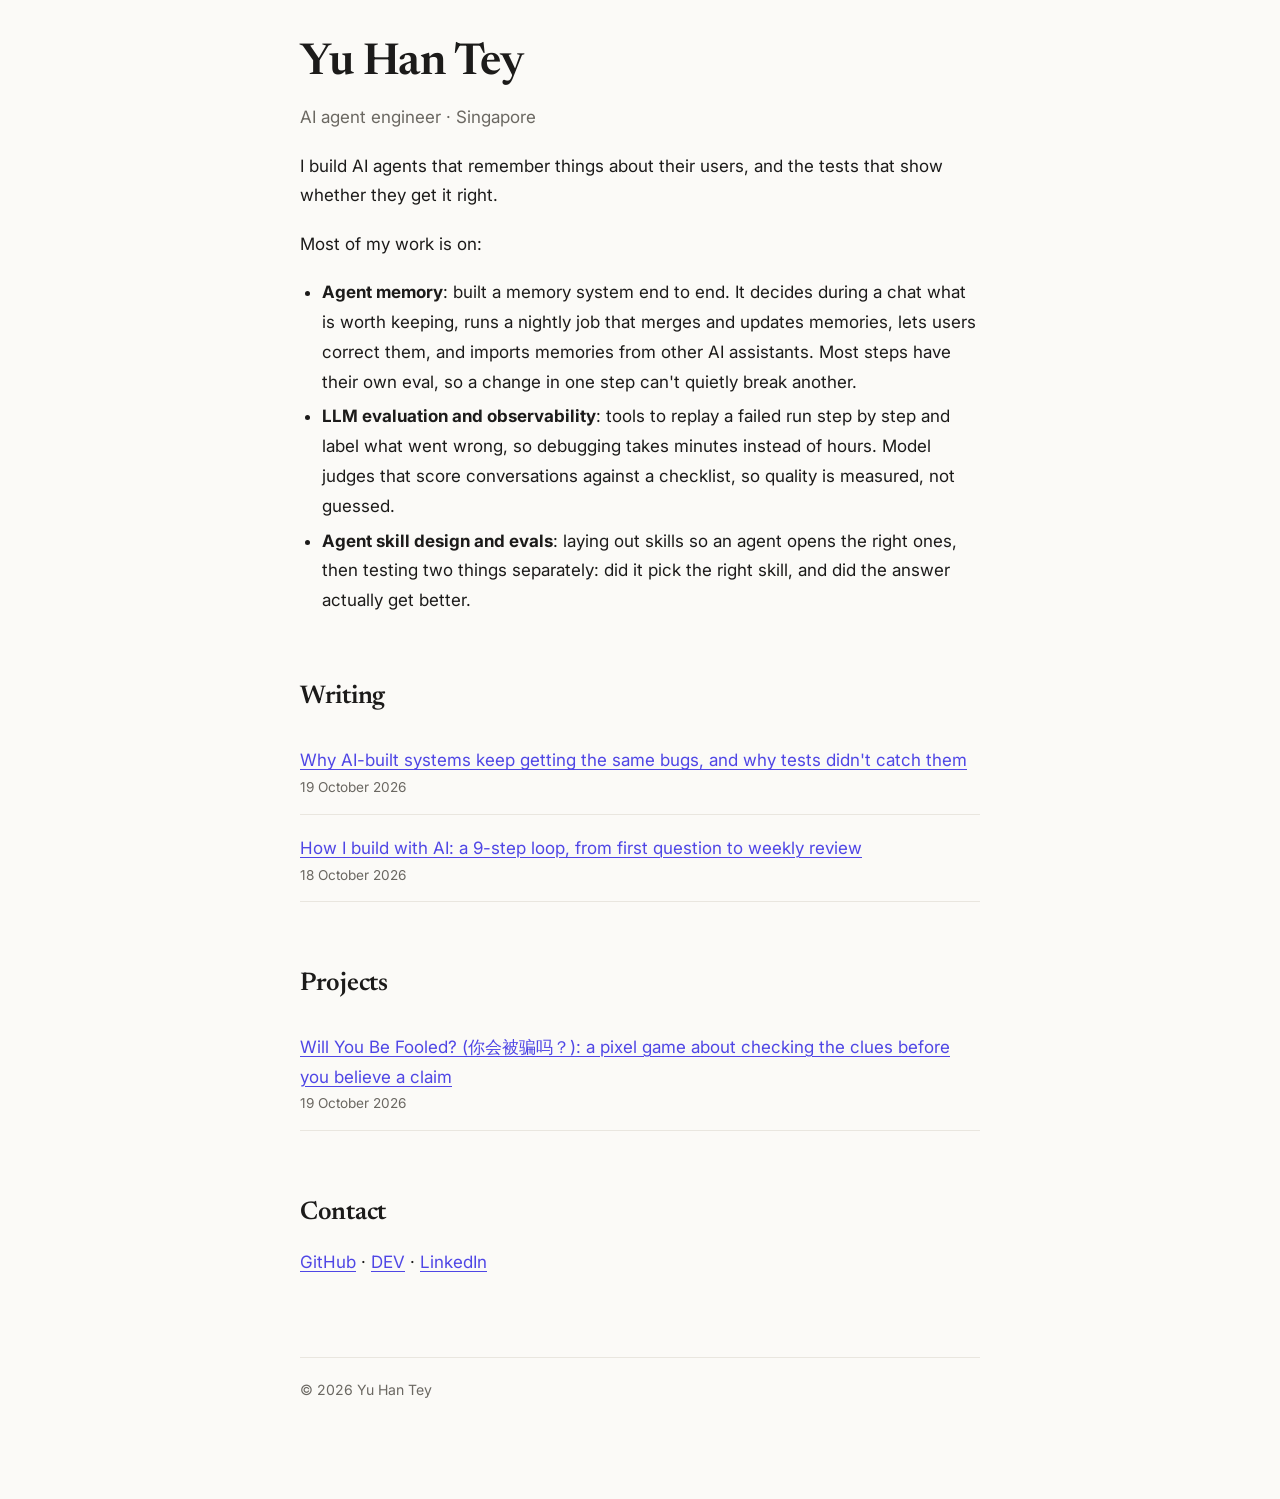
<file: index.html>
<!doctype html>
<html lang="en">
<head>
<meta charset="utf-8">
<meta name="viewport" content="width=device-width, initial-scale=1">
<title>Yu Han Tey · AI agent engineer</title>
<meta name="description" content="Yu Han Tey is an AI agent engineer in Singapore working on agent memory, LLM evaluation and observability, and agent skill design and evals.">
<link rel="canonical" href="https://yuhantey.github.io/">
<link rel="stylesheet" href="style.css">
<script type="application/ld+json">
{
  "@context": "https://schema.org",
  "@type": "Person",
  "name": "Yu Han Tey",
  "url": "https://yuhantey.github.io/",
  "jobTitle": "AI Agent Engineer",
  "address": { "@type": "PostalAddress", "addressLocality": "Singapore" },
  "knowsAbout": ["AI agent memory", "LLM evaluation", "LLM observability", "LLM-as-a-judge", "Agent skill design", "Skill evaluation", "Claude Skills", "Claude Code"],
  "sameAs": [
    "https://github.com/yuhantey",
    "https://dev.to/yuhantey",
    "https://www.linkedin.com/in/yuhantey"
  ]
}
</script>
</head>
<body>
<main>
<h1>Yu Han Tey</h1>
<p class="muted">AI agent engineer · Singapore</p>

<p>I build AI agents that remember things about their users, and the tests that show whether they get it right.</p>
<p>Most of my work is on:</p>
<ul>
<li><b>Agent memory</b>: built a memory system end to end. It decides during a chat what is worth keeping, runs a nightly job that merges and updates memories, lets users correct them, and imports memories from other AI assistants. Most steps have their own eval, so a change in one step can't quietly break another.</li>
<li><b>LLM evaluation and observability</b>: tools to replay a failed run step by step and label what went wrong, so debugging takes minutes instead of hours. Model judges that score conversations against a checklist, so quality is measured, not guessed.</li>
<li><b>Agent skill design and evals</b>: laying out skills so an agent opens the right ones, then testing two things separately: did it pick the right skill, and did the answer actually get better.</li>
</ul>

<h2>Writing</h2>
<ul class="posts">
<li><a href="posts/why-same-bugs-come-back.html">Why AI-built systems keep getting the same bugs, and why tests didn't catch them</a><span class="date">19 October 2026</span></li>
<li><a href="posts/how-i-work-with-ai.html">How I build with AI: a 9-step loop, from first question to weekly review</a><span class="date">18 October 2026</span></li>
</ul>

<h2>Projects</h2>
<ul class="posts">
<li><a href="games/one-more-question/">Will You Be Fooled? (你会被骗吗？): a pixel game about checking the clues before you believe a claim</a><span class="date">19 October 2026</span></li>
</ul>

<h2>Contact</h2>
<p><a href="https://github.com/yuhantey">GitHub</a> · <a href="https://dev.to/yuhantey">DEV</a> · <a href="https://www.linkedin.com/in/yuhantey">LinkedIn</a></p>

<footer>© 2026 Yu Han Tey</footer>
</main>
</body>
</html>
</file>
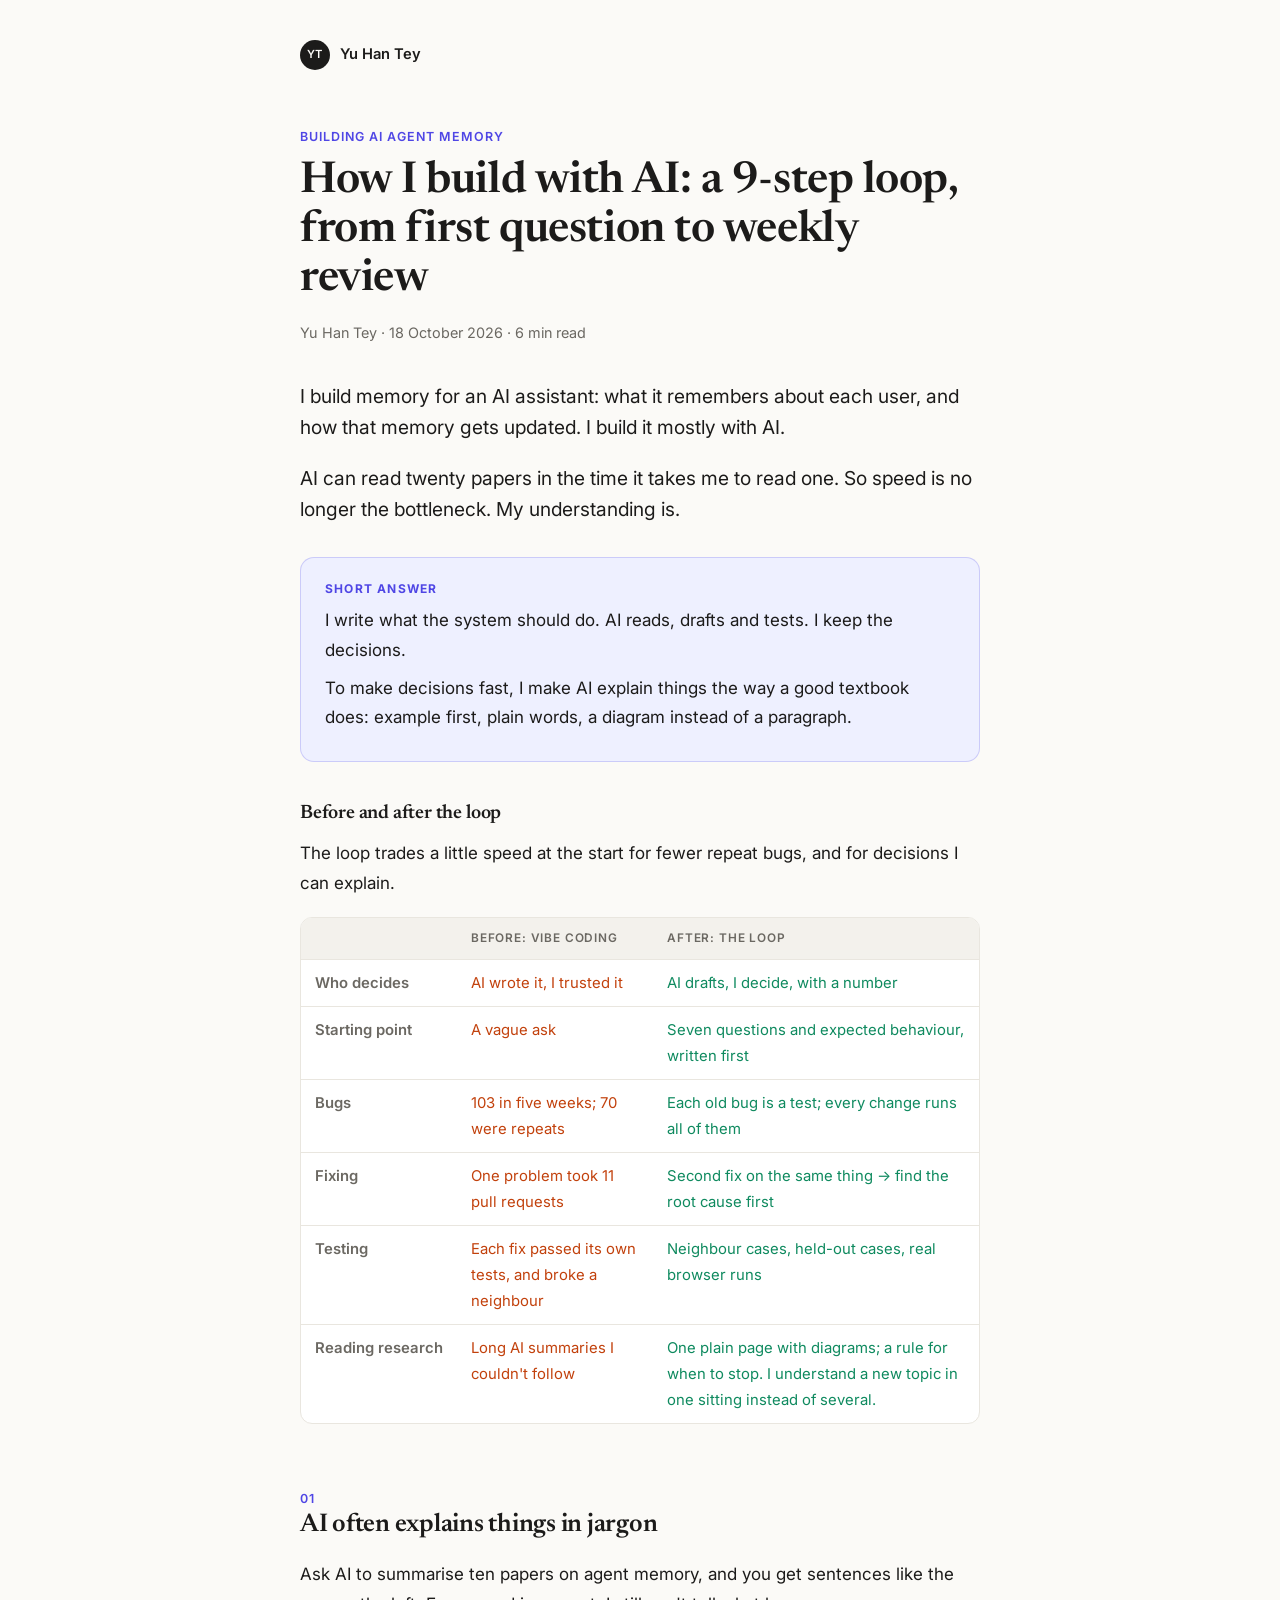
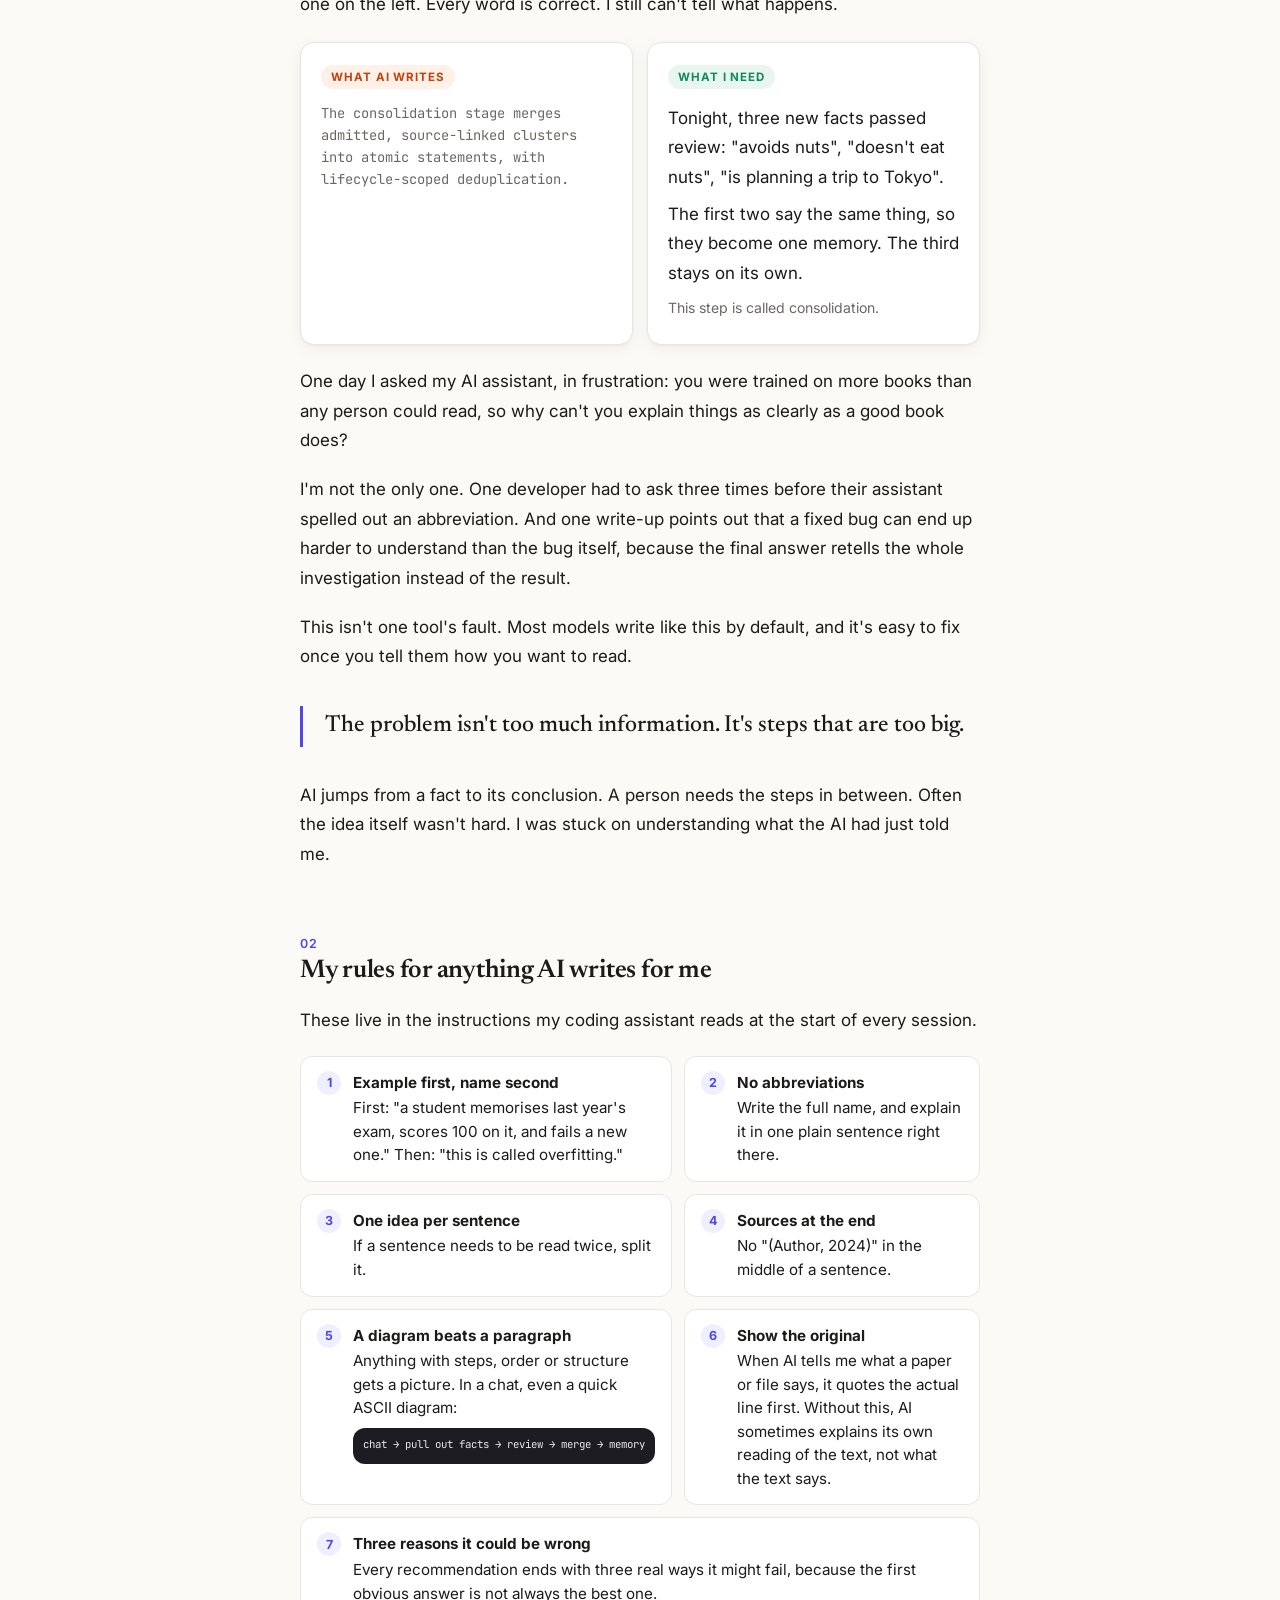
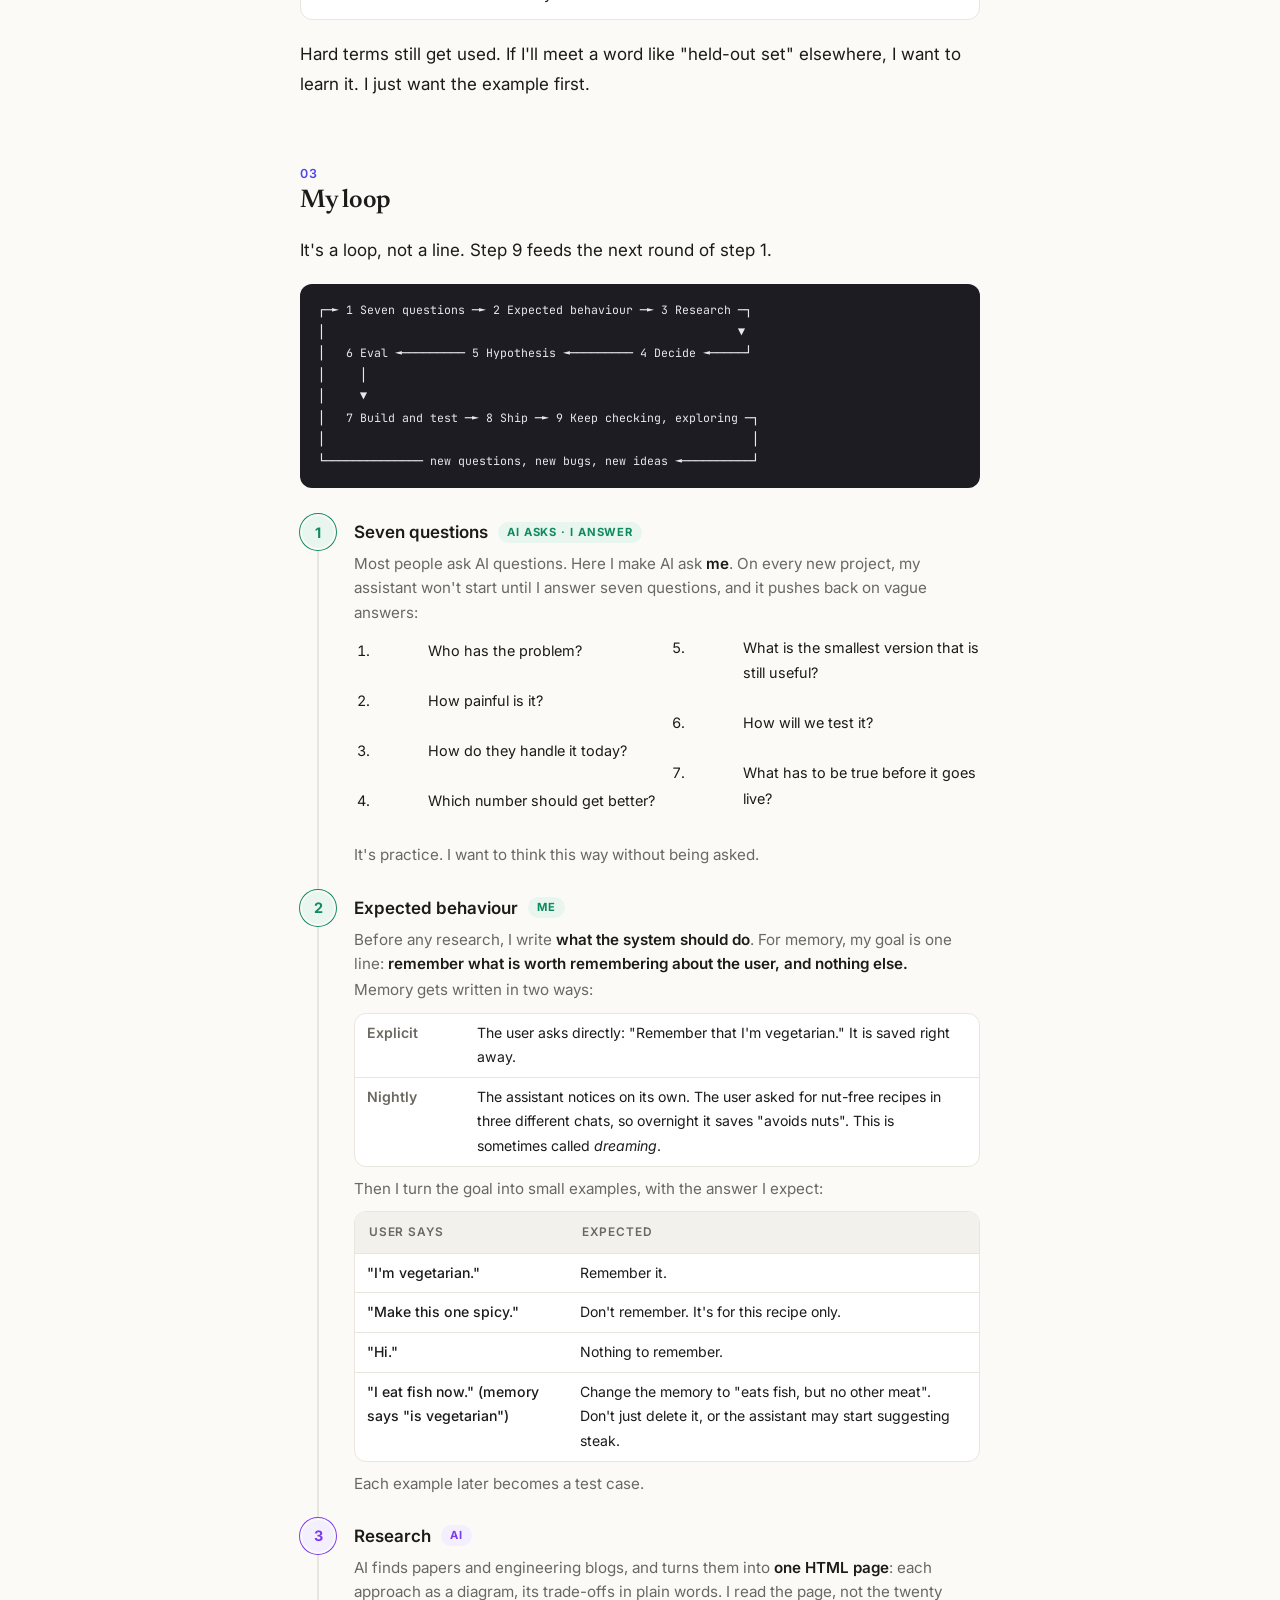
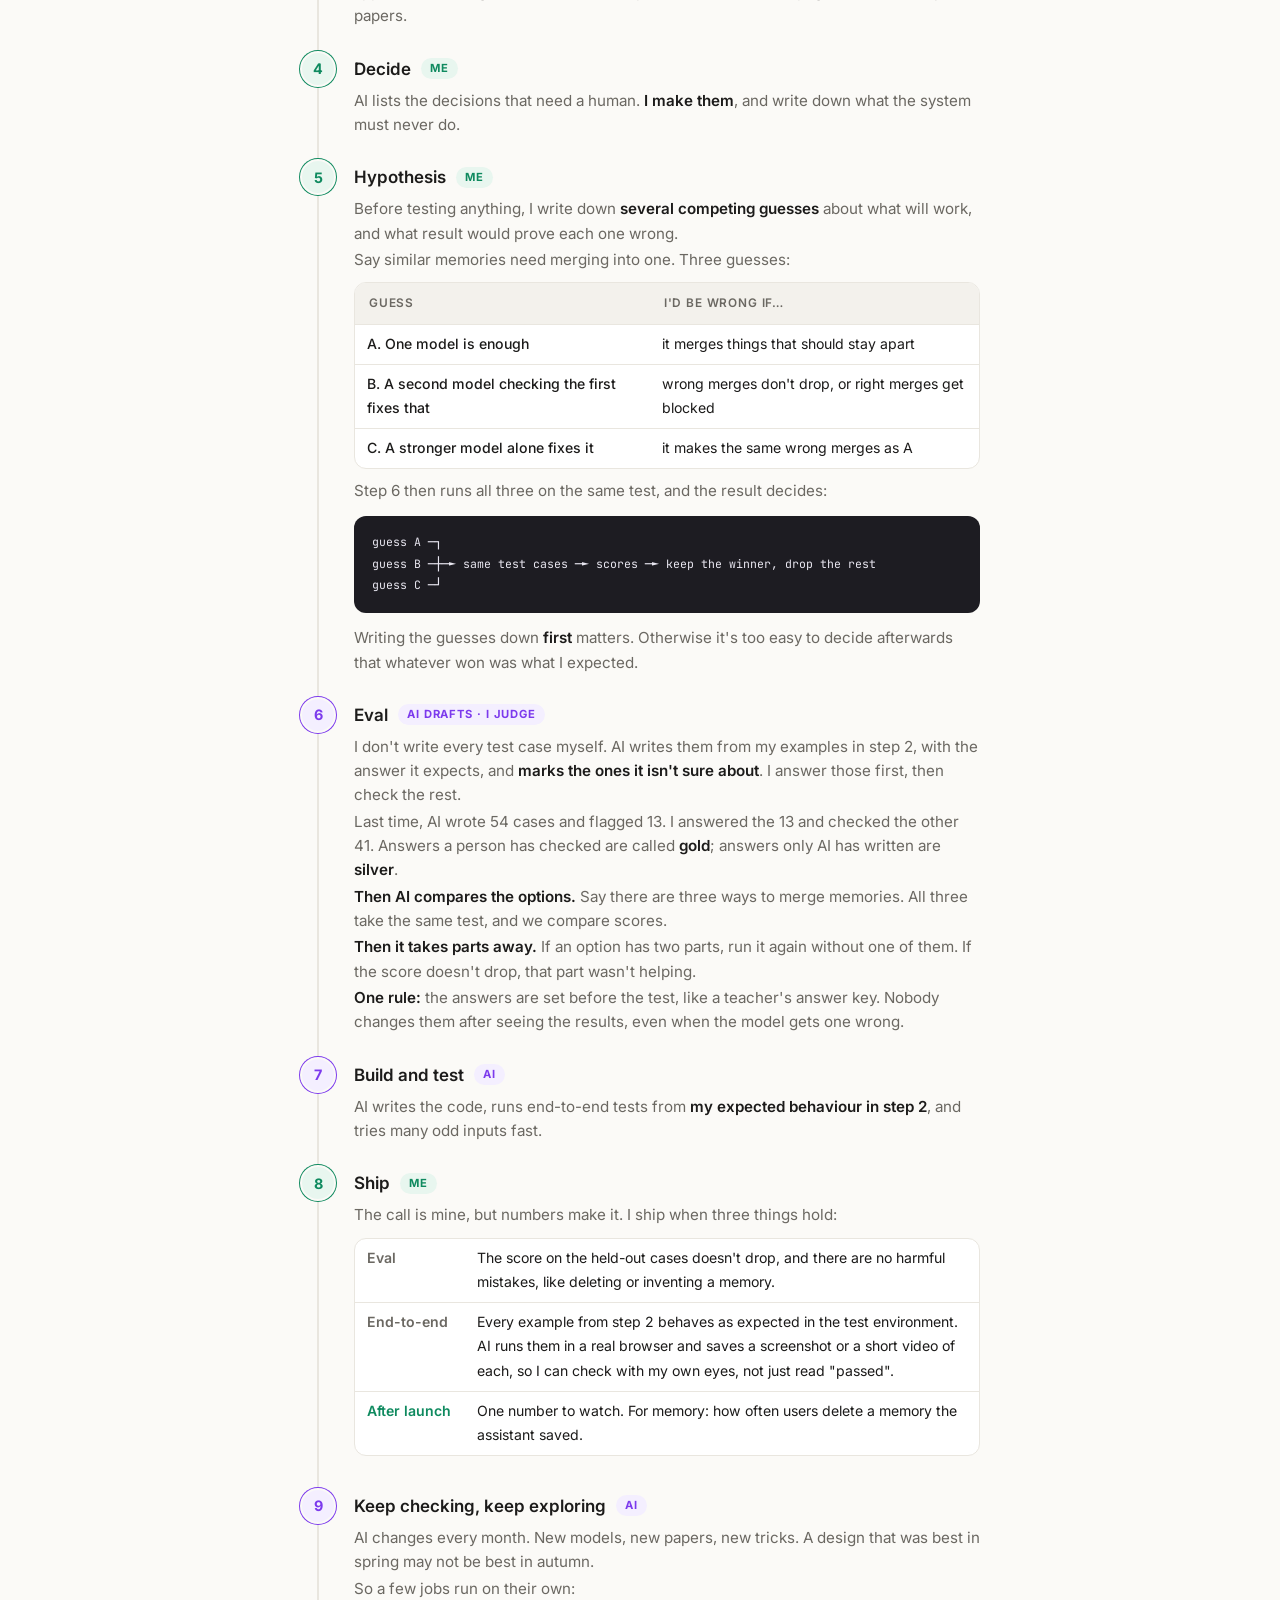
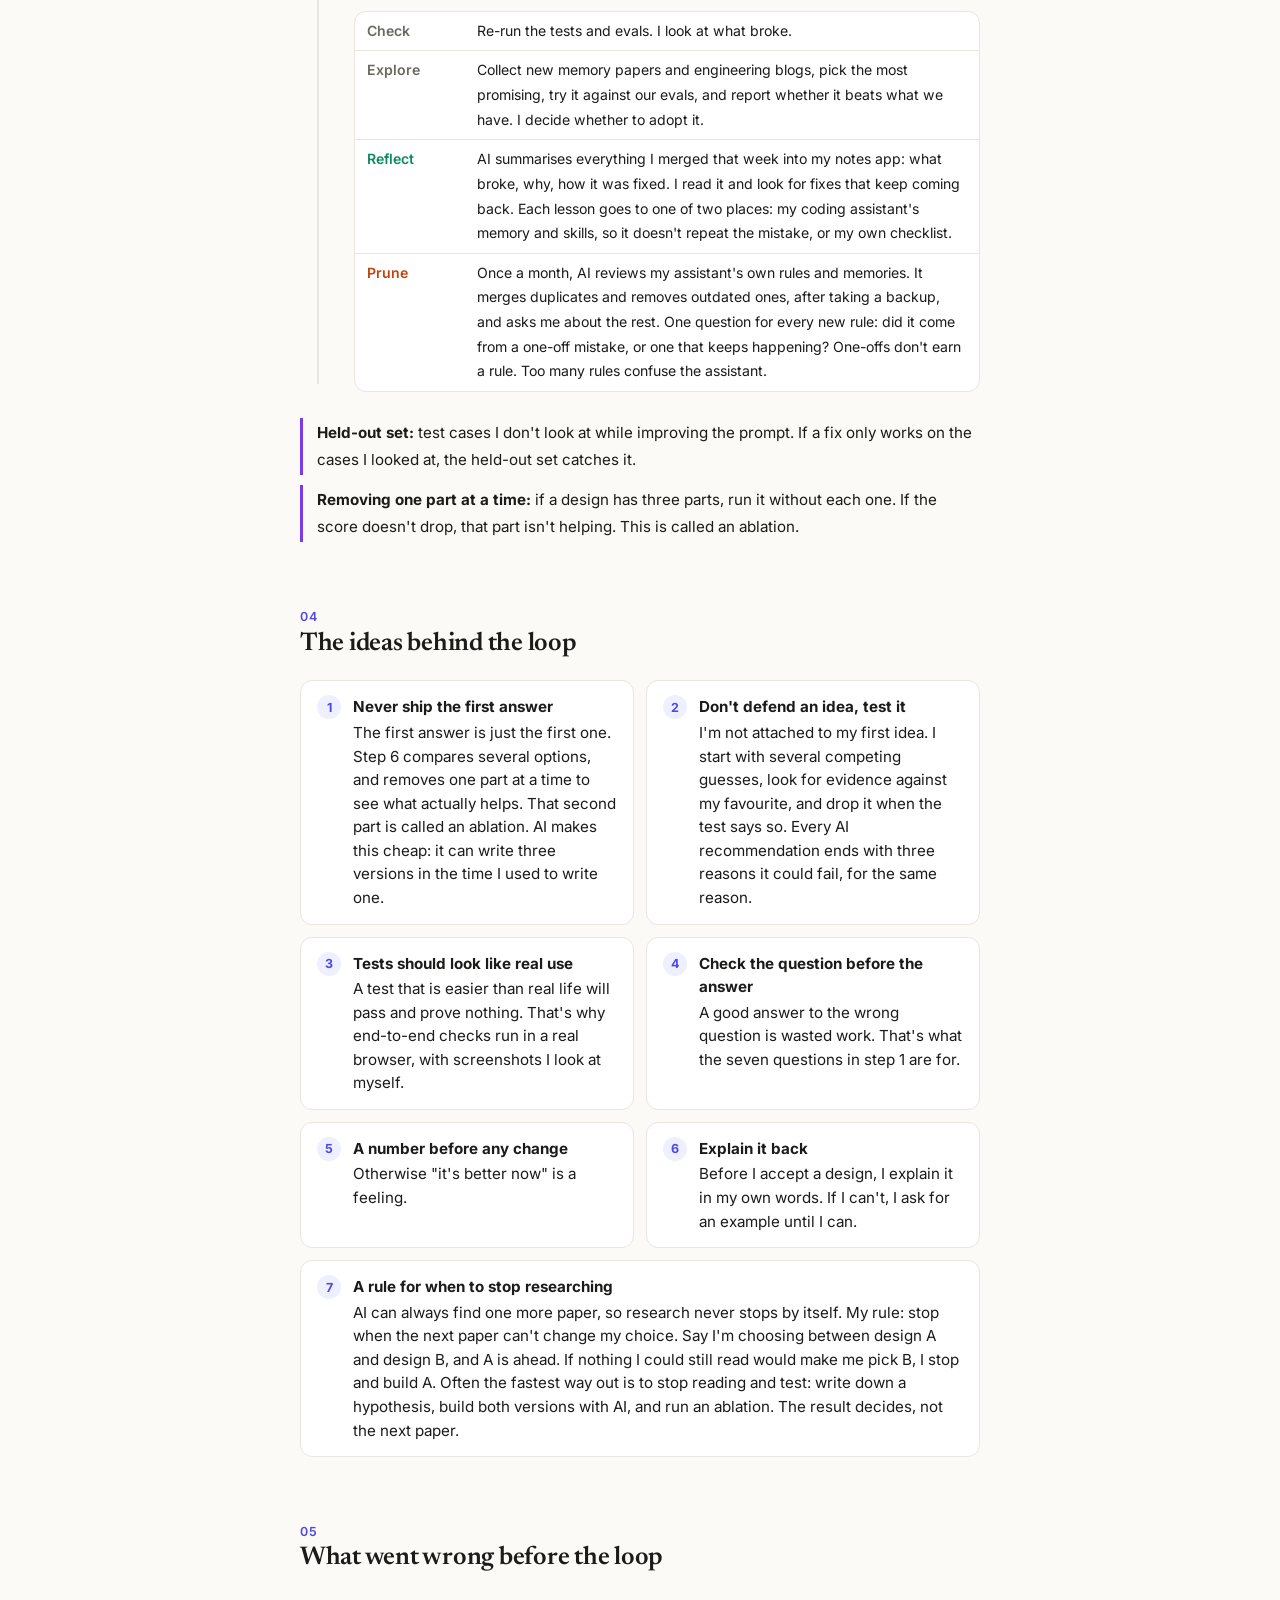
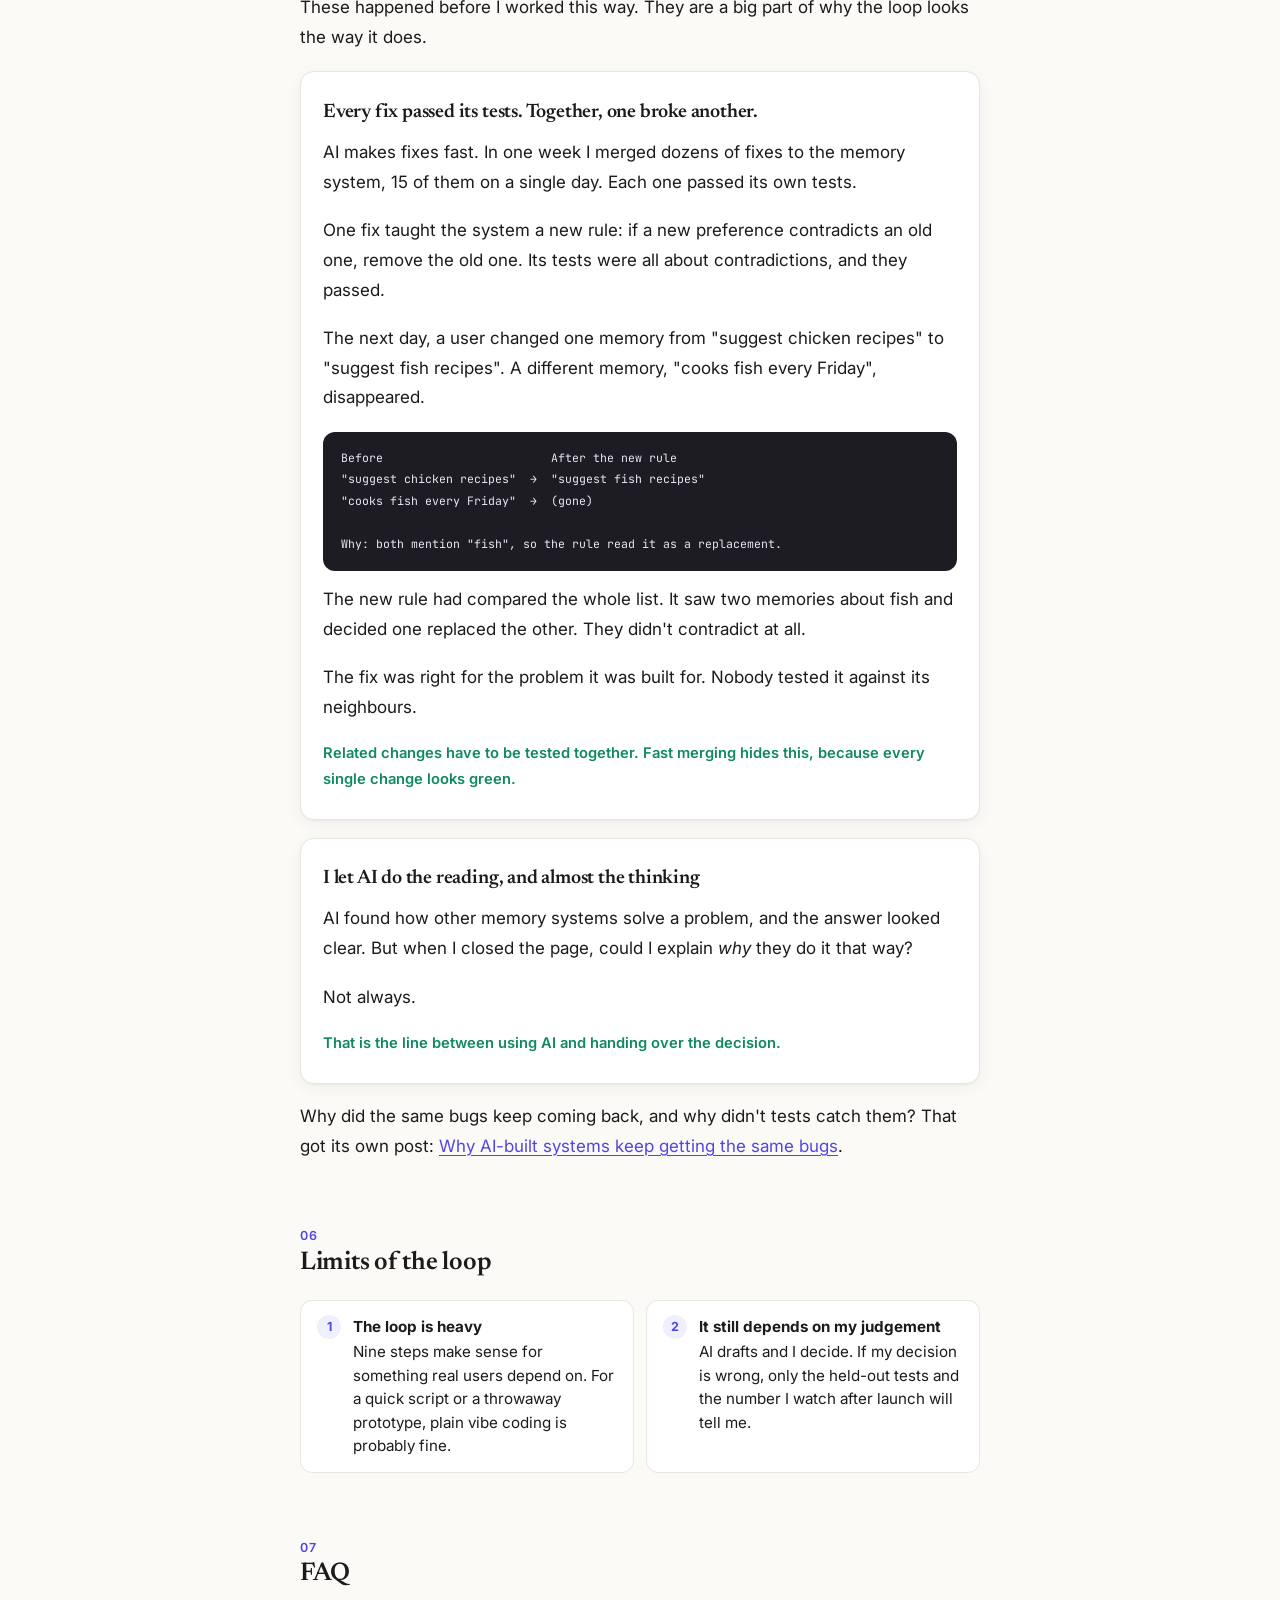
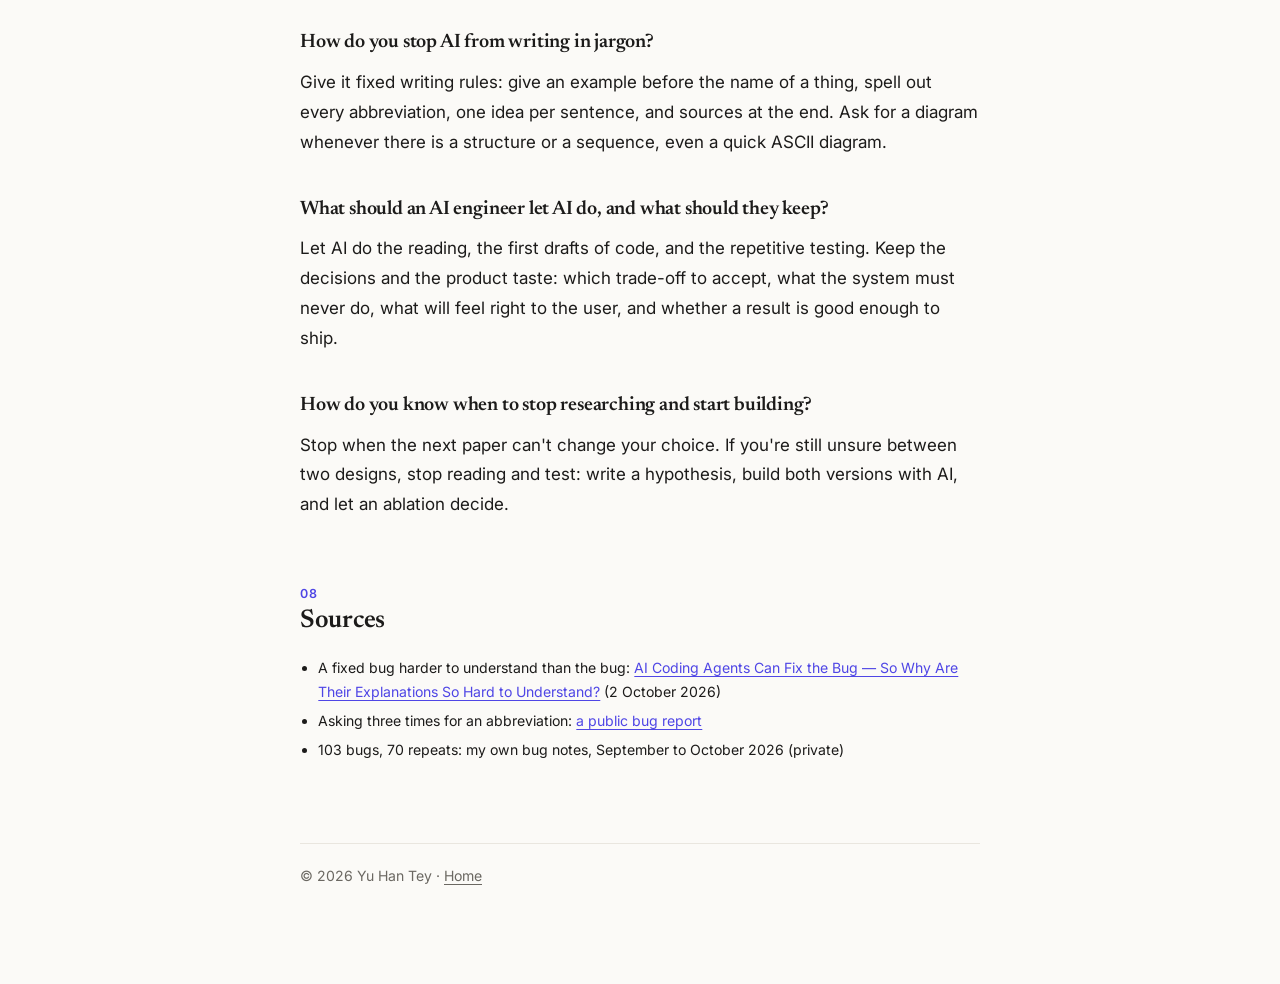
<file: posts/how-i-work-with-ai.html>
<!doctype html>
<html lang="en">
<head>
<meta charset="utf-8">
<meta name="viewport" content="width=device-width, initial-scale=1">
<title>How I build with AI: a 9-step loop, from first question to weekly review · Yu Han Tey</title>
<meta name="description" content="AI can read twenty papers in the time I read one. The bottleneck is no longer speed, it's whether I understand. The rules and the loop I use to build AI agent memory with AI. By Yu Han Tey, AI agent engineer in Singapore.">
<link rel="canonical" href="https://yuhantey.github.io/posts/how-i-work-with-ai.html">
<link rel="stylesheet" href="../style.css">
<script type="application/ld+json">
{
  "@context": "https://schema.org",
  "@type": "BlogPosting",
  "headline": "How I build with AI: a 9-step loop, from first question to weekly review",
  "datePublished": "2026-10-18",
  "author": {
    "@type": "Person",
    "name": "Yu Han Tey",
    "url": "https://yuhantey.github.io/",
    "sameAs": ["https://github.com/yuhantey", "https://dev.to/yuhantey", "https://www.linkedin.com/in/yuhantey"],
    "jobTitle": "AI Agent Engineer",
    "address": { "@type": "PostalAddress", "addressLocality": "Singapore" }
  },
  "about": ["AI-assisted software engineering", "AI agent memory", "LLM evaluation"],
  "mainEntityOfPage": "https://yuhantey.github.io/posts/how-i-work-with-ai.html"
}
</script>
<script type="application/ld+json">
{
  "@context": "https://schema.org",
  "@type": "FAQPage",
  "mainEntity": [
    {
      "@type": "Question",
      "name": "How do you stop AI from writing in jargon?",
      "acceptedAnswer": {
        "@type": "Answer",
        "text": "Give it fixed writing rules: give an example before the name of a thing, spell out every abbreviation, one idea per sentence, and sources at the end. Ask for a diagram whenever there is a structure or a sequence, even a quick ASCII diagram."
      }
    },
    {
      "@type": "Question",
      "name": "What should an AI engineer let AI do, and what should they keep?",
      "acceptedAnswer": {
        "@type": "Answer",
        "text": "Let AI do the reading, the first drafts of code, and the repetitive testing. Keep the decisions and the product taste: which trade-off to accept, what the system must never do, what will feel right to the user, and whether a result is good enough to ship."
      }
    },
    {
      "@type": "Question",
      "name": "How do you know when to stop researching and start building?",
      "acceptedAnswer": {
        "@type": "Answer",
        "text": "Stop when the next paper can't change your choice. If you're still unsure between two designs, stop reading and test: write a hypothesis, build both versions with AI, and let an ablation decide."
      }
    }
  ]
}
</script>
</head>
<body>
<main>
<nav><a href="../">Yu Han Tey</a></nav>
<div class="kicker">Building AI agent memory</div>
<h1>How I build with AI: a 9-step loop, from first question to weekly review</h1>
<div class="meta">Yu Han Tey · 18 October 2026 · 6 min read</div>

<p class="lead">I build memory for an AI assistant: what it remembers about each user, and how that memory gets updated. I build it mostly with AI.</p>
<p class="lead">AI can read twenty papers in the time it takes me to read one. So speed is no longer the bottleneck. My understanding is.</p>

<div class="answer">
<div class="label">Short answer</div>
<p>I write what the system should do. AI reads, drafts and tests. I keep the decisions.</p>
<p>To make decisions fast, I make AI explain things the way a good textbook does: example first, plain words, a diagram instead of a paragraph.</p>
</div>

<h3>Before and after the loop</h3>
<p>The loop trades a little speed at the start for fewer repeat bugs, and for decisions I can explain.</p>
<table class="ba">
<tr><th></th><th>Before: vibe coding</th><th>After: the loop</th></tr>
<tr><td>Who decides</td><td>AI wrote it, I trusted it</td><td>AI drafts, I decide, with a number</td></tr>
<tr><td>Starting point</td><td>A vague ask</td><td>Seven questions and expected behaviour, written first</td></tr>
<tr><td>Bugs</td><td>103 in five weeks; 70 were repeats</td><td>Each old bug is a test; every change runs all of them</td></tr>
<tr><td>Fixing</td><td>One problem took 11 pull requests</td><td>Second fix on the same thing → find the root cause first</td></tr>
<tr><td>Testing</td><td>Each fix passed its own tests, and broke a neighbour</td><td>Neighbour cases, held-out cases, real browser runs</td></tr>
<tr><td>Reading research</td><td>Long AI summaries I couldn't follow</td><td>One plain page with diagrams; a rule for when to stop. I understand a new topic in one sitting instead of several.</td></tr>
</table>

<h2><span class="sec">01</span>AI often explains things in jargon</h2>

<p>Ask AI to summarise ten papers on agent memory, and you get sentences like the one on the left. Every word is correct. I still can't tell what happens.</p>

<div class="compare">
<div class="card before"><span class="label">What AI writes</span>
<p>The consolidation stage merges admitted, source-linked clusters into atomic statements, with lifecycle-scoped deduplication.</p>
</div>
<div class="card after"><span class="label">What I need</span>
<p>Tonight, three new facts passed review: "avoids nuts", "doesn't eat nuts", "is planning a trip to Tokyo".</p>
<p>The first two say the same thing, so they become one memory. The third stays on its own.</p>
<p class="muted small">This step is called consolidation.</p>
</div>
</div>

<p>One day I asked my AI assistant, in frustration: you were trained on more books than any person could read, so why can't you explain things as clearly as a good book does?</p>

<p>I'm not the only one. One developer had to ask three times before their assistant spelled out an abbreviation. And one write-up points out that a fixed bug can end up harder to understand than the bug itself, because the final answer retells the whole investigation instead of the result.</p>
<p>This isn't one tool's fault. Most models write like this by default, and it's easy to fix once you tell them how you want to read.</p>

<p class="insight">The problem isn't too much information. It's steps that are too big.</p>

<p>AI jumps from a fact to its conclusion. A person needs the steps in between. Often the idea itself wasn't hard. I was stuck on understanding what the AI had just told me.</p>

<h2><span class="sec">02</span>My rules for anything AI writes for me</h2>

<p>These live in the instructions my coding assistant reads at the start of every session.</p>

<ol class="rules">
<li><b>Example first, name second</b>First: "a student memorises last year's exam, scores 100 on it, and fails a new one." Then: "this is called overfitting."</li>
<li><b>No abbreviations</b>Write the full name, and explain it in one plain sentence right there.</li>
<li><b>One idea per sentence</b>If a sentence needs to be read twice, split it.</li>
<li><b>Sources at the end</b>No "(Author, 2024)" in the middle of a sentence.</li>
<li><b>A diagram beats a paragraph</b>Anything with steps, order or structure gets a picture. In a chat, even a quick ASCII diagram:
<pre><code>chat → pull out facts → review → merge → memory</code></pre></li>
<li><b>Show the original</b>When AI tells me what a paper or file says, it quotes the actual line first. Without this, AI sometimes explains its own reading of the text, not what the text says.</li>
<li class="wide"><b>Three reasons it could be wrong</b>Every recommendation ends with three real ways it might fail, because the first obvious answer is not always the best one.</li>
</ol>

<p>Hard terms still get used. If I'll meet a word like "held-out set" elsewhere, I want to learn it. I just want the example first.</p>

<h2><span class="sec">03</span>My loop</h2>

<p>It's a loop, not a line. Step 9 feeds the next round of step 1.</p>
<pre><code>┌─► 1 Seven questions ─► 2 Expected behaviour ─► 3 Research ─┐
│                                                           ▼
│   6 Eval ◄───────── 5 Hypothesis ◄───────── 4 Decide ◄─────┘
│     │
│     ▼
│   7 Build and test ─► 8 Ship ─► 9 Keep checking, exploring ─┐
│                                                             │
└────────────── new questions, new bugs, new ideas ◄──────────┘</code></pre>

<ol class="loop">
<li class="me"><span class="dot">1</span><div class="title">Seven questions <span class="who">AI asks · I answer</span></div>
<div class="desc">Most people ask AI questions. Here I make AI ask <b>me</b>. On every new project, my assistant won't start until I answer seven questions, and it pushes back on vague answers:</div>
<ol class="q7">
<li>Who has the problem?</li>
<li>How painful is it?</li>
<li>How do they handle it today?</li>
<li>Which number should get better?</li>
<li>What is the smallest version that is still useful?</li>
<li>How will we test it?</li>
<li>What has to be true before it goes live?</li>
</ol>
<div class="desc">It's practice. I want to think this way without being asked.</div></li>
<li class="me"><span class="dot">2</span><div class="title">Expected behaviour <span class="who">Me</span></div>
<div class="desc">Before any research, I write <b>what the system should do</b>. For memory, my goal is one line: <b>remember what is worth remembering about the user, and nothing else.</b></div>
<div class="desc">Memory gets written in two ways:</div>
<table class="mini">
<tr><td>Explicit</td><td>The user asks directly: "Remember that I'm vegetarian." It is saved right away.</td></tr>
<tr><td>Nightly</td><td>The assistant notices on its own. The user asked for nut-free recipes in three different chats, so overnight it saves "avoids nuts". This is sometimes called <i>dreaming</i>.</td></tr>
</table>
<div class="desc">Then I turn the goal into small examples, with the answer I expect:</div>
<table class="mini cases">
<tr><th>User says</th><th>Expected</th></tr>
<tr><td>"I'm vegetarian."</td><td>Remember it.</td></tr>
<tr><td>"Make this one spicy."</td><td>Don't remember. It's for this recipe only.</td></tr>
<tr><td>"Hi."</td><td>Nothing to remember.</td></tr>
<tr><td>"I eat fish now." (memory says "is vegetarian")</td><td>Change the memory to "eats fish, but no other meat". Don't just delete it, or the assistant may start suggesting steak.</td></tr>
</table>
<div class="desc">Each example later becomes a test case.</div></li>
<li class="ai"><span class="dot">3</span><div class="title">Research <span class="who">AI</span></div>
<div class="desc">AI finds papers and engineering blogs, and turns them into <b>one HTML page</b>: each approach as a diagram, its trade-offs in plain words. I read the page, not the twenty papers.</div></li>
<li class="me"><span class="dot">4</span><div class="title">Decide <span class="who">Me</span></div>
<div class="desc">AI lists the decisions that need a human. <b>I make them</b>, and write down what the system must never do.</div></li>
<li class="me"><span class="dot">5</span><div class="title">Hypothesis <span class="who">Me</span></div>
<div class="desc">Before testing anything, I write down <b>several competing guesses</b> about what will work, and what result would prove each one wrong.</div>
<div class="desc">Say similar memories need merging into one. Three guesses:</div>
<table class="mini cases">
<tr><th>Guess</th><th>I'd be wrong if…</th></tr>
<tr><td>A. One model is enough</td><td>it merges things that should stay apart</td></tr>
<tr><td>B. A second model checking the first fixes that</td><td>wrong merges don't drop, or right merges get blocked</td></tr>
<tr><td>C. A stronger model alone fixes it</td><td>it makes the same wrong merges as A</td></tr>
</table>
<div class="desc">Step 6 then runs all three on the same test, and the result decides:</div>
<pre><code>guess A ─┐
guess B ─┼─► same test cases ─► scores ─► keep the winner, drop the rest
guess C ─┘</code></pre>
<div class="desc">Writing the guesses down <b>first</b> matters. Otherwise it's too easy to decide afterwards that whatever won was what I expected.</div></li>
<li class="ai"><span class="dot">6</span><div class="title">Eval <span class="who">AI drafts · I judge</span></div>
<div class="desc">I don't write every test case myself. AI writes them from my examples in step 2, with the answer it expects, and <b>marks the ones it isn't sure about</b>. I answer those first, then check the rest.</div>
<div class="desc">Last time, AI wrote 54 cases and flagged 13. I answered the 13 and checked the other 41. Answers a person has checked are called <b>gold</b>; answers only AI has written are <b>silver</b>.</div>
<div class="desc"><b>Then AI compares the options.</b> Say there are three ways to merge memories. All three take the same test, and we compare scores.</div>
<div class="desc"><b>Then it takes parts away.</b> If an option has two parts, run it again without one of them. If the score doesn't drop, that part wasn't helping.</div>
<div class="desc"><b>One rule:</b> the answers are set before the test, like a teacher's answer key. Nobody changes them after seeing the results, even when the model gets one wrong.</div></li>
<li class="ai"><span class="dot">7</span><div class="title">Build and test <span class="who">AI</span></div>
<div class="desc">AI writes the code, runs end-to-end tests from <b>my expected behaviour in step 2</b>, and tries many odd inputs fast.</div></li>
<li class="me"><span class="dot">8</span><div class="title">Ship <span class="who">Me</span></div>
<div class="desc">The call is mine, but numbers make it. I ship when three things hold:</div>
<table class="mini">
<tr><td>Eval</td><td>The score on the held-out cases doesn't drop, and there are no harmful mistakes, like deleting or inventing a memory.</td></tr>
<tr><td>End-to-end</td><td>Every example from step 2 behaves as expected in the test environment. AI runs them in a real browser and saves a screenshot or a short video of each, so I can check with my own eyes, not just read "passed".</td></tr>
<tr><td>After launch</td><td>One number to watch. For memory: how often users delete a memory the assistant saved.</td></tr>
</table></li>
<li class="ai"><span class="dot">9</span><div class="title">Keep checking, keep exploring <span class="who">AI</span></div>
<div class="desc">AI changes every month. New models, new papers, new tricks. A design that was best in spring may not be best in autumn.</div>
<div class="desc">So a few jobs run on their own:</div>
<table class="mini">
<tr><td>Check</td><td>Re-run the tests and evals. I look at what broke.</td></tr>
<tr><td>Explore</td><td>Collect new memory papers and engineering blogs, pick the most promising, try it against our evals, and report whether it beats what we have. I decide whether to adopt it.</td></tr>
<tr><td>Reflect</td><td>AI summarises everything I merged that week into my notes app: what broke, why, how it was fixed. I read it and look for fixes that keep coming back. Each lesson goes to one of two places: my coding assistant's memory and skills, so it doesn't repeat the mistake, or my own checklist.</td></tr>
<tr><td>Prune</td><td>Once a month, AI reviews my assistant's own rules and memories. It merges duplicates and removes outdated ones, after taking a backup, and asks me about the rest. One question for every new rule: did it come from a one-off mistake, or one that keeps happening? One-offs don't earn a rule. Too many rules confuse the assistant.</td></tr>
</table></li>
</ol>

<div class="terms">
<div><b>Held-out set:</b> test cases I don't look at while improving the prompt. If a fix only works on the cases I looked at, the held-out set catches it.</div>
<div><b>Removing one part at a time:</b> if a design has three parts, run it without each one. If the score doesn't drop, that part isn't helping. This is called an ablation.</div>
</div>

<h2><span class="sec">04</span>The ideas behind the loop</h2>

<ol class="rules">
<li><b>Never ship the first answer</b>The first answer is just the first one. Step 6 compares several options, and removes one part at a time to see what actually helps. That second part is called an ablation. AI makes this cheap: it can write three versions in the time I used to write one.</li>
<li><b>Don't defend an idea, test it</b>I'm not attached to my first idea. I start with several competing guesses, look for evidence against my favourite, and drop it when the test says so. Every AI recommendation ends with three reasons it could fail, for the same reason.</li>
<li><b>Tests should look like real use</b>A test that is easier than real life will pass and prove nothing. That's why end-to-end checks run in a real browser, with screenshots I look at myself.</li>
<li><b>Check the question before the answer</b>A good answer to the wrong question is wasted work. That's what the seven questions in step 1 are for.</li>
<li><b>A number before any change</b>Otherwise "it's better now" is a feeling.</li>
<li><b>Explain it back</b>Before I accept a design, I explain it in my own words. If I can't, I ask for an example until I can.</li>
<li class="wide"><b>A rule for when to stop researching</b>AI can always find one more paper, so research never stops by itself. My rule: stop when the next paper can't change my choice. Say I'm choosing between design A and design B, and A is ahead. If nothing I could still read would make me pick B, I stop and build A. Often the fastest way out is to stop reading and test: write down a hypothesis, build both versions with AI, and run an ablation. The result decides, not the next paper.</li>
</ol>

<h2><span class="sec">05</span>What went wrong before the loop</h2>

<p>These happened before I worked this way. They are a big part of why the loop looks the way it does.</p>

<div class="story">
<h3>Every fix passed its tests. Together, one broke another.</h3>
<p>AI makes fixes fast. In one week I merged dozens of fixes to the memory system, 15 of them on a single day. Each one passed its own tests.</p>
<p>One fix taught the system a new rule: if a new preference contradicts an old one, remove the old one. Its tests were all about contradictions, and they passed.</p>
<p>The next day, a user changed one memory from "suggest chicken recipes" to "suggest fish recipes". A different memory, "cooks fish every Friday", disappeared.</p>
<pre><code>Before                        After the new rule
"suggest chicken recipes"  →  "suggest fish recipes"
"cooks fish every Friday"  →  (gone)

Why: both mention "fish", so the rule read it as a replacement.</code></pre>
<p>The new rule had compared the whole list. It saw two memories about fish and decided one replaced the other. They didn't contradict at all.</p>
<p>The fix was right for the problem it was built for. Nobody tested it against its neighbours.</p>
<p class="lesson">Related changes have to be tested together. Fast merging hides this, because every single change looks green.</p>
</div>


<div class="story">
<h3>I let AI do the reading, and almost the thinking</h3>
<p>AI found how other memory systems solve a problem, and the answer looked clear. But when I closed the page, could I explain <i>why</i> they do it that way?</p>
<p>Not always.</p>
<p class="lesson">That is the line between using AI and handing over the decision.</p>
</div>

<p>Why did the same bugs keep coming back, and why didn't tests catch them? That got its own post: <a href="why-same-bugs-come-back.html">Why AI-built systems keep getting the same bugs</a>.</p>

<h2><span class="sec">06</span>Limits of the loop</h2>
<ol class="rules">
<li><b>The loop is heavy</b>Nine steps make sense for something real users depend on. For a quick script or a throwaway prototype, plain vibe coding is probably fine.</li>
<li><b>It still depends on my judgement</b>AI drafts and I decide. If my decision is wrong, only the held-out tests and the number I watch after launch will tell me.</li>
</ol>

<h2><span class="sec">07</span>FAQ</h2>
<h3>How do you stop AI from writing in jargon?</h3>
<p>Give it fixed writing rules: give an example before the name of a thing, spell out every abbreviation, one idea per sentence, and sources at the end. Ask for a diagram whenever there is a structure or a sequence, even a quick ASCII diagram.</p>
<h3>What should an AI engineer let AI do, and what should they keep?</h3>
<p>Let AI do the reading, the first drafts of code, and the repetitive testing. Keep the decisions and the product taste: which trade-off to accept, what the system must never do, what will feel right to the user, and whether a result is good enough to ship.</p>

<h3>How do you know when to stop researching and start building?</h3>
<p>Stop when the next paper can't change your choice. If you're still unsure between two designs, stop reading and test: write a hypothesis, build both versions with AI, and let an ablation decide.</p>

<h2><span class="sec">08</span>Sources</h2>
<ul class="small">
<li>A fixed bug harder to understand than the bug: <a href="https://aiidelist.com/blog/make-ai-coding-agents-explain-code-clearly.md">AI Coding Agents Can Fix the Bug — So Why Are Their Explanations So Hard to Understand?</a> (2 October 2026)</li>
<li>Asking three times for an abbreviation: <a href="https://claudeissues.com/issue/29769-claude-code-over-explains-and-talks-past-direct-questions-instead-of-answering-t">a public bug report</a></li>
<li>103 bugs, 70 repeats: my own bug notes, September to October 2026 (private)</li>
</ul>

<footer>© 2026 Yu Han Tey · <a href="../">Home</a></footer>
</main>
</body>
</html>
</file>
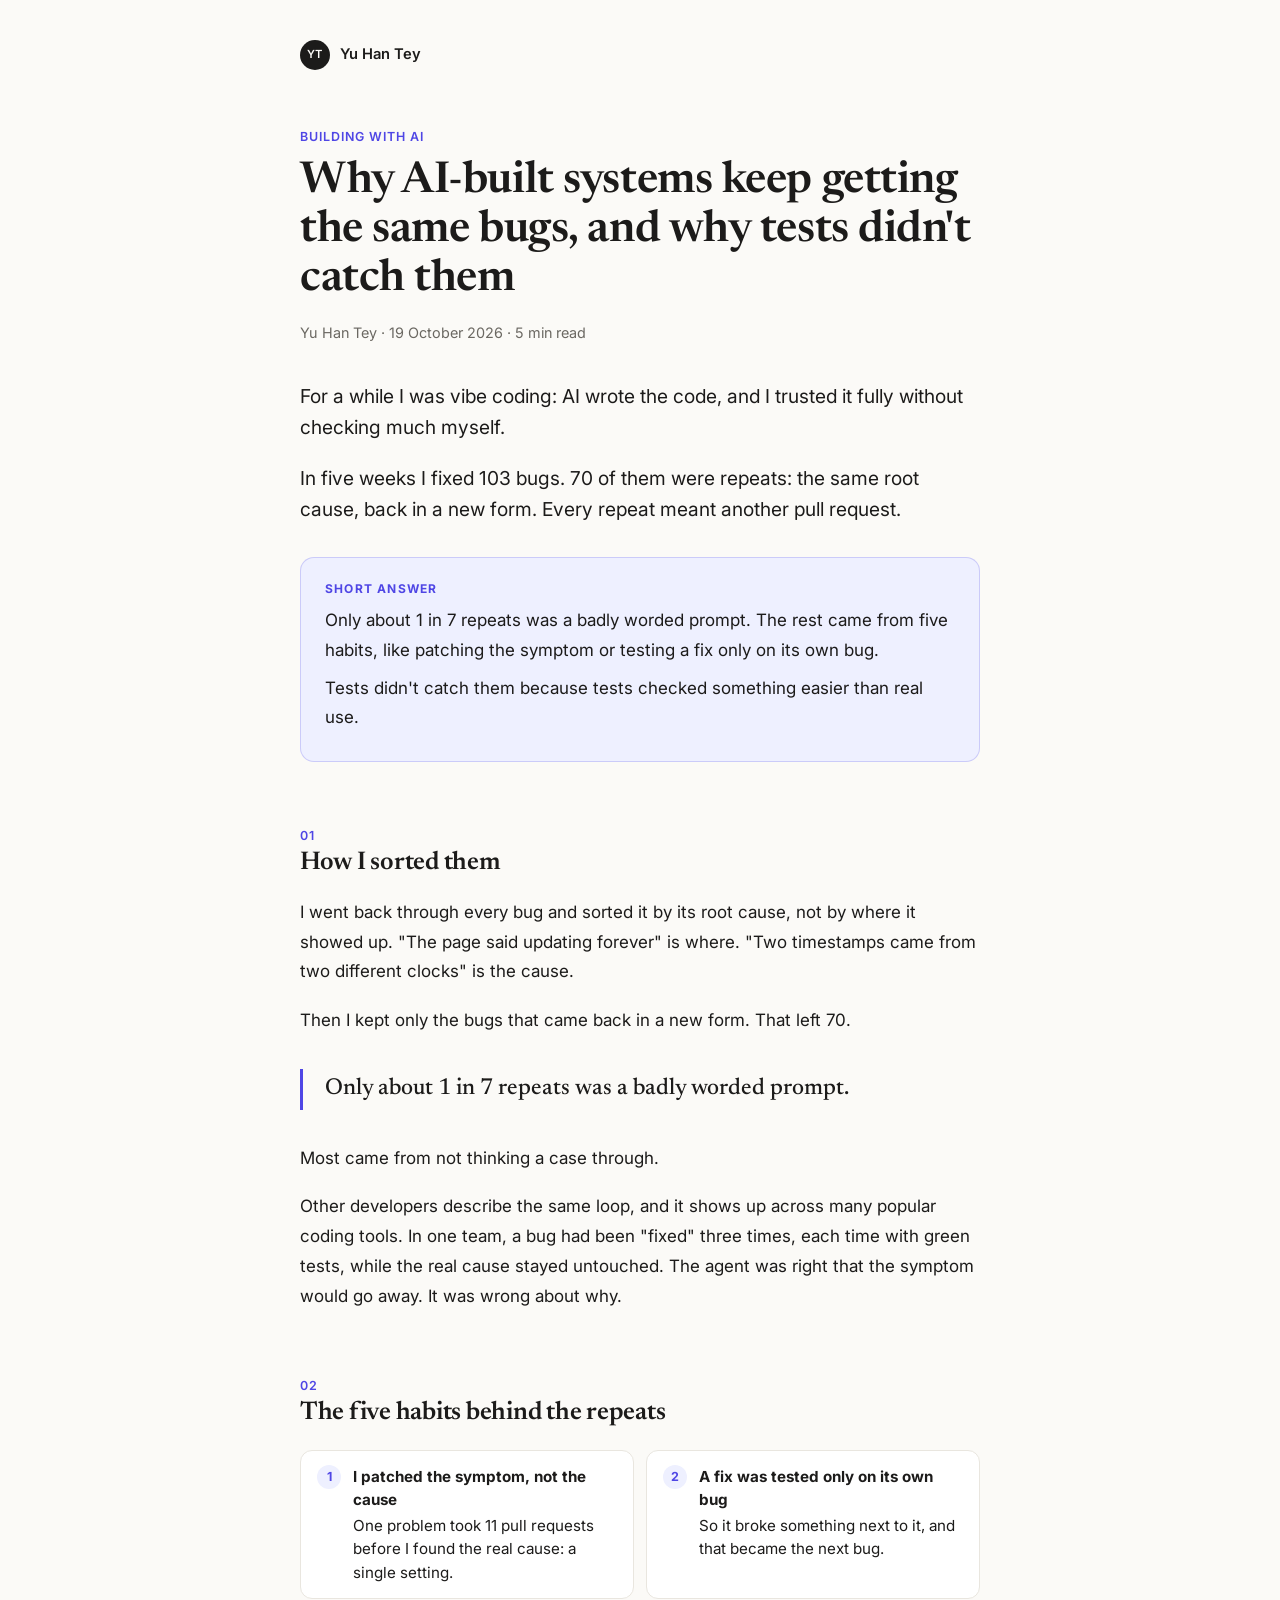
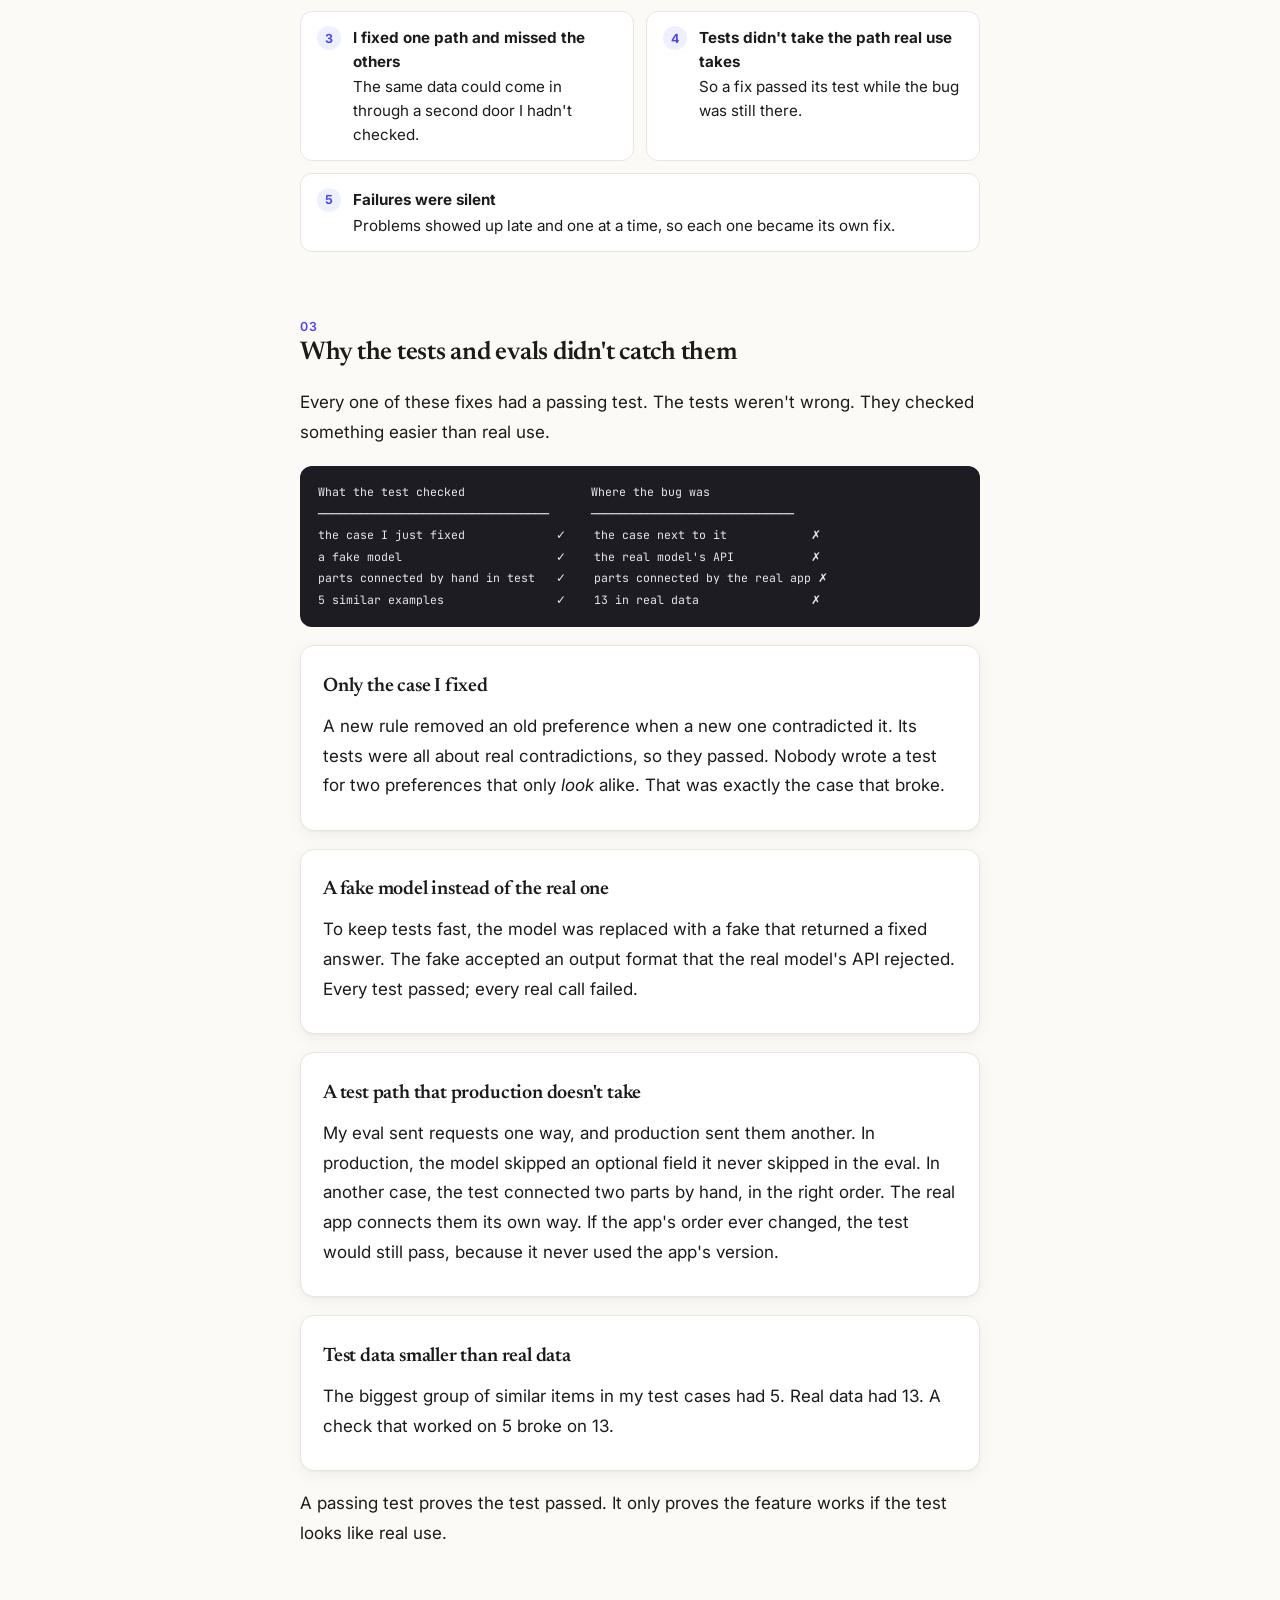
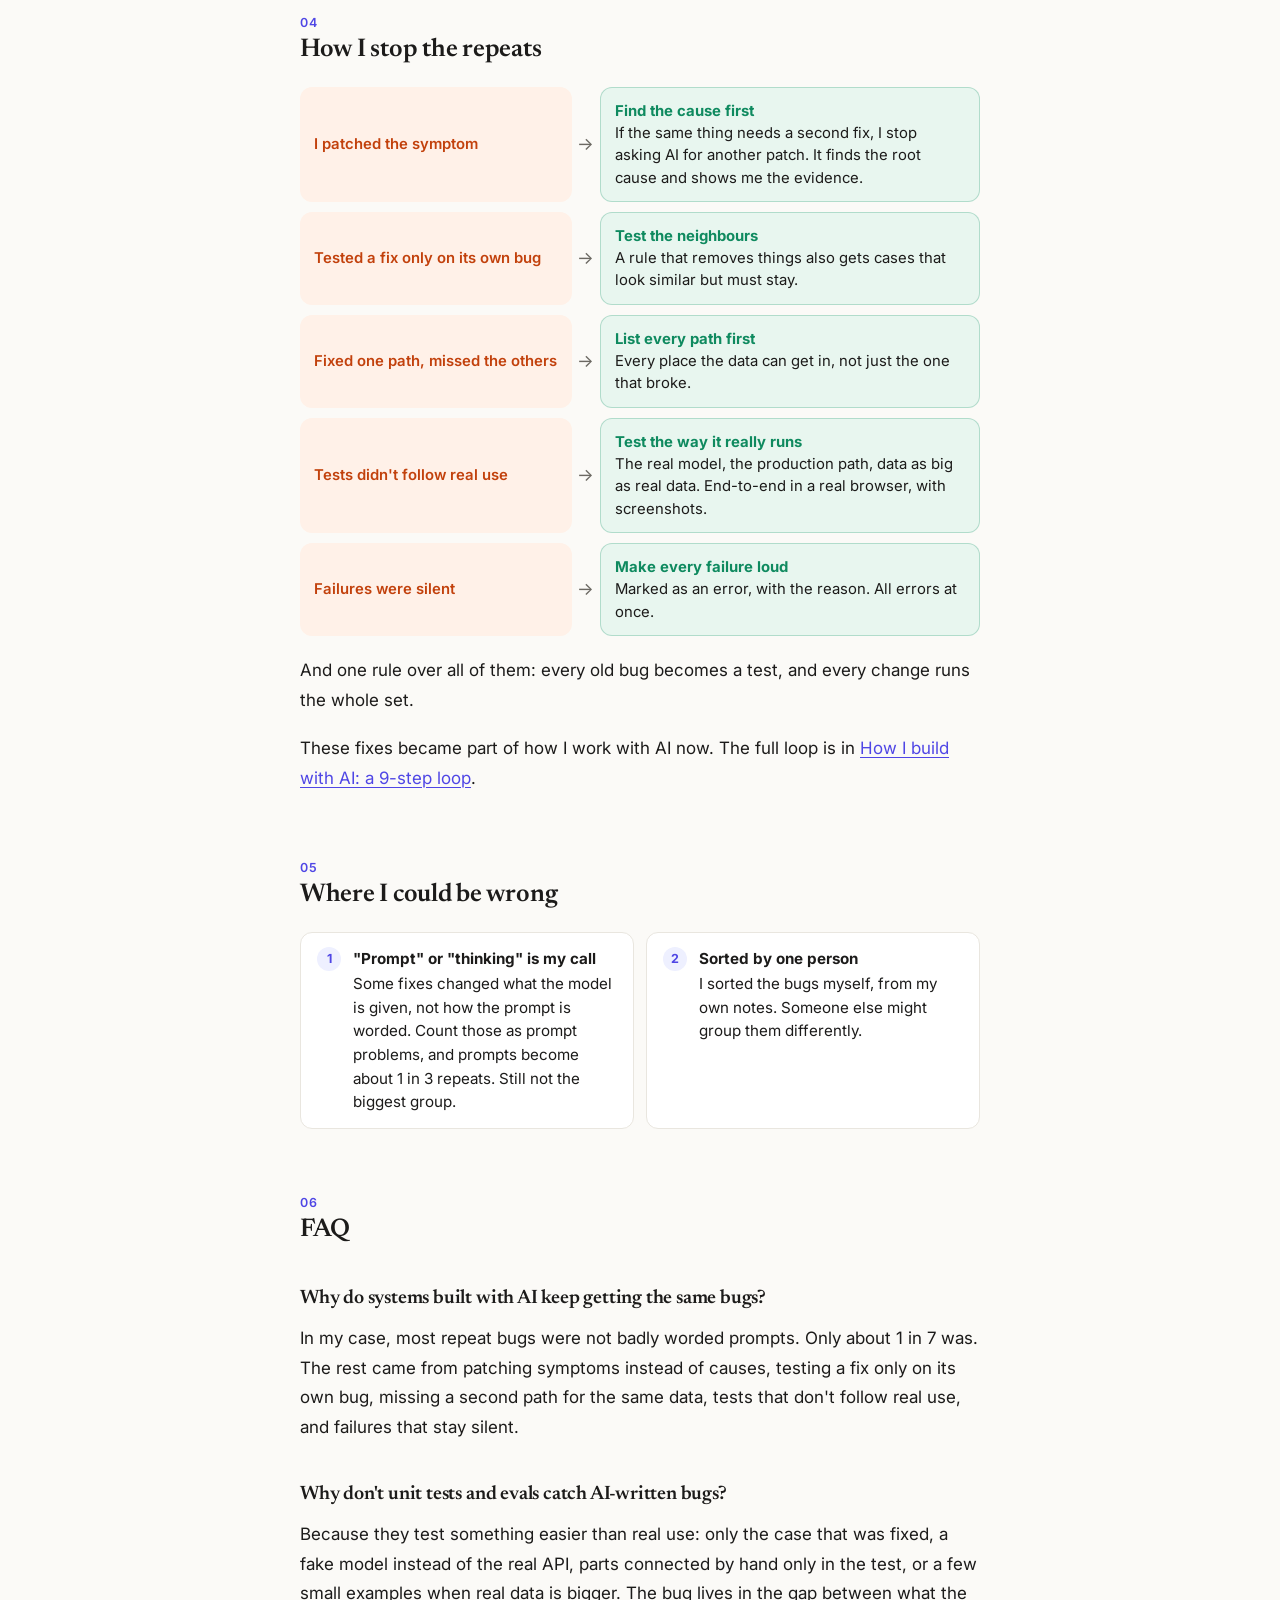
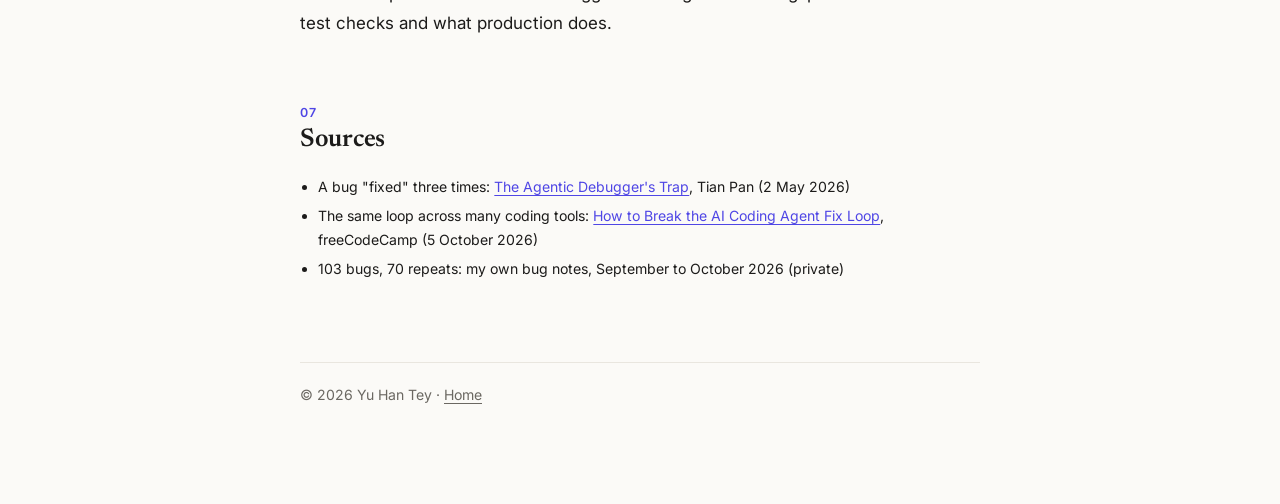
<file: posts/why-same-bugs-come-back.html>
<!doctype html>
<html lang="en">
<head>
<meta charset="utf-8">
<meta name="viewport" content="width=device-width, initial-scale=1">
<title>Why AI-built systems keep getting the same bugs, and why tests didn't catch them · Yu Han Tey</title>
<meta name="description" content="I fixed 103 bugs in five weeks of building with AI. 70 were repeats, and only about 1 in 7 repeats was a badly worded prompt. The five habits behind them, why tests and evals missed them, and what I do now. By Yu Han Tey, AI agent engineer in Singapore.">
<link rel="canonical" href="https://yuhantey.github.io/posts/why-same-bugs-come-back.html">
<link rel="stylesheet" href="../style.css">
<script type="application/ld+json">
{
  "@context": "https://schema.org",
  "@type": "BlogPosting",
  "headline": "Why AI-built systems keep getting the same bugs, and why tests didn't catch them",
  "datePublished": "2026-10-19",
  "author": {
    "@type": "Person",
    "name": "Yu Han Tey",
    "url": "https://yuhantey.github.io/",
    "sameAs": ["https://github.com/yuhantey", "https://dev.to/yuhantey", "https://www.linkedin.com/in/yuhantey"],
    "jobTitle": "AI Agent Engineer",
    "address": { "@type": "PostalAddress", "addressLocality": "Singapore" }
  },
  "about": ["AI-assisted software engineering", "LLM evaluation", "Software testing", "AI agents"],
  "mainEntityOfPage": "https://yuhantey.github.io/posts/why-same-bugs-come-back.html"
}
</script>
<script type="application/ld+json">
{
  "@context": "https://schema.org",
  "@type": "FAQPage",
  "mainEntity": [
    {
      "@type": "Question",
      "name": "Why do systems built with AI keep getting the same bugs?",
      "acceptedAnswer": { "@type": "Answer", "text": "In my case, most repeat bugs were not badly worded prompts. Only about 1 in 7 was. The rest came from patching symptoms instead of causes, testing a fix only on its own bug, missing a second path for the same data, tests that don't follow real use, and failures that stay silent." }
    },
    {
      "@type": "Question",
      "name": "Why don't unit tests and evals catch AI-written bugs?",
      "acceptedAnswer": { "@type": "Answer", "text": "Because they test something easier than real use: only the case that was fixed, a fake model instead of the real API, parts connected by hand only in the test, or a few small examples when real data is bigger. The bug lives in the gap between what the test checks and what production does." }
    }
  ]
}
</script>
</head>
<body>
<main>
<nav><a href="../">Yu Han Tey</a></nav>
<div class="kicker">Building with AI</div>
<h1>Why AI-built systems keep getting the same bugs, and why tests didn't catch them</h1>
<div class="meta">Yu Han Tey · 19 October 2026 · 5 min read</div>

<p class="lead">For a while I was vibe coding: AI wrote the code, and I trusted it fully without checking much myself.</p>
<p class="lead">In five weeks I fixed 103 bugs. 70 of them were repeats: the same root cause, back in a new form. Every repeat meant another pull request.</p>

<div class="answer">
<div class="label">Short answer</div>
<p>Only about 1 in 7 repeats was a badly worded prompt. The rest came from five habits, like patching the symptom or testing a fix only on its own bug.</p>
<p>Tests didn't catch them because tests checked something easier than real use.</p>
</div>

<h2><span class="sec">01</span>How I sorted them</h2>
<p>I went back through every bug and sorted it by its root cause, not by where it showed up. "The page said updating forever" is where. "Two timestamps came from two different clocks" is the cause.</p>
<p>Then I kept only the bugs that came back in a new form. That left 70.</p>

<p class="insight">Only about 1 in 7 repeats was a badly worded prompt.</p>

<p>Most came from not thinking a case through.</p>

<p>Other developers describe the same loop, and it shows up across many popular coding tools. In one team, a bug had been "fixed" three times, each time with green tests, while the real cause stayed untouched. The agent was right that the symptom would go away. It was wrong about why.</p>

<h2><span class="sec">02</span>The five habits behind the repeats</h2>
<ol class="rules">
<li><b>I patched the symptom, not the cause</b>One problem took 11 pull requests before I found the real cause: a single setting.</li>
<li><b>A fix was tested only on its own bug</b>So it broke something next to it, and that became the next bug.</li>
<li><b>I fixed one path and missed the others</b>The same data could come in through a second door I hadn't checked.</li>
<li><b>Tests didn't take the path real use takes</b>So a fix passed its test while the bug was still there.</li>
<li class="wide"><b>Failures were silent</b>Problems showed up late and one at a time, so each one became its own fix.</li>
</ol>

<h2><span class="sec">03</span>Why the tests and evals didn't catch them</h2>
<p>Every one of these fixes had a passing test. The tests weren't wrong. They checked something easier than real use.</p>

<pre><code>What the test checked                  Where the bug was
─────────────────────────────────      ─────────────────────────────
the case I just fixed             ✓    the case next to it            ✗
a fake model                      ✓    the real model's API           ✗
parts connected by hand in test   ✓    parts connected by the real app ✗
5 similar examples                ✓    13 in real data                ✗</code></pre>

<div class="story">
<h3>Only the case I fixed</h3>
<p>A new rule removed an old preference when a new one contradicted it. Its tests were all about real contradictions, so they passed. Nobody wrote a test for two preferences that only <i>look</i> alike. That was exactly the case that broke.</p>
</div>

<div class="story">
<h3>A fake model instead of the real one</h3>
<p>To keep tests fast, the model was replaced with a fake that returned a fixed answer. The fake accepted an output format that the real model's API rejected. Every test passed; every real call failed.</p>
</div>

<div class="story">
<h3>A test path that production doesn't take</h3>
<p>My eval sent requests one way, and production sent them another. In production, the model skipped an optional field it never skipped in the eval. In another case, the test connected two parts by hand, in the right order. The real app connects them its own way. If the app's order ever changed, the test would still pass, because it never used the app's version.</p>
</div>

<div class="story">
<h3>Test data smaller than real data</h3>
<p>The biggest group of similar items in my test cases had 5. Real data had 13. A check that worked on 5 broke on 13.</p>
</div>

<p class="lesson">A passing test proves the test passed. It only proves the feature works if the test looks like real use.</p>

<h2><span class="sec">04</span>How I stop the repeats</h2>
<div class="fixmap">
<div class="fm-row"><div class="fm-cause">I patched the symptom</div><div class="fm-arrow">→</div><div class="fm-fix"><b>Find the cause first</b><span>If the same thing needs a second fix, I stop asking AI for another patch. It finds the root cause and shows me the evidence.</span></div></div>
<div class="fm-row"><div class="fm-cause">Tested a fix only on its own bug</div><div class="fm-arrow">→</div><div class="fm-fix"><b>Test the neighbours</b><span>A rule that removes things also gets cases that look similar but must stay.</span></div></div>
<div class="fm-row"><div class="fm-cause">Fixed one path, missed the others</div><div class="fm-arrow">→</div><div class="fm-fix"><b>List every path first</b><span>Every place the data can get in, not just the one that broke.</span></div></div>
<div class="fm-row"><div class="fm-cause">Tests didn't follow real use</div><div class="fm-arrow">→</div><div class="fm-fix"><b>Test the way it really runs</b><span>The real model, the production path, data as big as real data. End-to-end in a real browser, with screenshots.</span></div></div>
<div class="fm-row"><div class="fm-cause">Failures were silent</div><div class="fm-arrow">→</div><div class="fm-fix"><b>Make every failure loud</b><span>Marked as an error, with the reason. All errors at once.</span></div></div>
</div>
<p>And one rule over all of them: every old bug becomes a test, and every change runs the whole set.</p>
<p>These fixes became part of how I work with AI now. The full loop is in <a href="how-i-work-with-ai.html">How I build with AI: a 9-step loop</a>.</p>

<h2><span class="sec">05</span>Where I could be wrong</h2>
<ol class="rules">
<li><b>"Prompt" or "thinking" is my call</b>Some fixes changed what the model is given, not how the prompt is worded. Count those as prompt problems, and prompts become about 1 in 3 repeats. Still not the biggest group.</li>
<li><b>Sorted by one person</b>I sorted the bugs myself, from my own notes. Someone else might group them differently.</li>
</ol>

<h2><span class="sec">06</span>FAQ</h2>
<h3>Why do systems built with AI keep getting the same bugs?</h3>
<p>In my case, most repeat bugs were not badly worded prompts. Only about 1 in 7 was. The rest came from patching symptoms instead of causes, testing a fix only on its own bug, missing a second path for the same data, tests that don't follow real use, and failures that stay silent.</p>
<h3>Why don't unit tests and evals catch AI-written bugs?</h3>
<p>Because they test something easier than real use: only the case that was fixed, a fake model instead of the real API, parts connected by hand only in the test, or a few small examples when real data is bigger. The bug lives in the gap between what the test checks and what production does.</p>

<h2><span class="sec">07</span>Sources</h2>
<ul class="small">
<li>A bug "fixed" three times: <a href="https://tianpan.co/blog/2026/05/02/agentic-debugger-trap-symptom-vs-root-cause">The Agentic Debugger's Trap</a>, Tian Pan (2 May 2026)</li>
<li>The same loop across many coding tools: <a href="https://www.freecodecamp.org/news/how-to-break-the-ai-coding-agent-fix-loop/">How to Break the AI Coding Agent Fix Loop</a>, freeCodeCamp (5 October 2026)</li>
<li>103 bugs, 70 repeats: my own bug notes, September to October 2026 (private)</li>
</ul>

<footer>© 2026 Yu Han Tey · <a href="../">Home</a></footer>
</main>
</body>
</html>
</file>
<file: style.css>
@import url('https://fonts.googleapis.com/css2?family=Inter:wght@400;500;600;700&family=Newsreader:opsz,wght@6..72,500;6..72,600&family=JetBrains+Mono:wght@400;500&display=swap');

:root {
  --bg: #fbfaf7;
  --surface: #ffffff;
  --text: #1c1b1a;
  --muted: #6b6862;
  --line: #e9e6df;
  --accent: #4f46e5;
  --accent-soft: #eef0ff;
  --ai: #7c3aed;
  --ai-soft: #f4efff;
  --me: #0f8a5f;
  --me-soft: #e8f6ef;
  --bad: #c2410c;
  --bad-soft: #fff1e8;
  --code-bg: #f3f1ec;
  --pre-bg: #1d1c22;
  --pre-text: #e8e6f0;
  --shadow: 0 1px 2px rgba(20, 18, 12, .04), 0 4px 16px rgba(20, 18, 12, .05);
}
@media (prefers-color-scheme: dark) {
  :root {
    --bg: #141317;
    --surface: #1c1b20;
    --text: #ecebf0;
    --muted: #a09ea8;
    --line: #2e2c34;
    --accent: #8b85ff;
    --accent-soft: #23213a;
    --ai: #b294ff;
    --ai-soft: #251d38;
    --me: #4cc79a;
    --me-soft: #15291f;
    --bad: #ff9b6a;
    --bad-soft: #2d1c14;
    --code-bg: #26242c;
    --pre-bg: #0e0d11;
    --pre-text: #e8e6f0;
    --shadow: 0 1px 2px rgba(0, 0, 0, .3), 0 4px 16px rgba(0, 0, 0, .25);
  }
}

* { box-sizing: border-box; }
html { -webkit-text-size-adjust: 100%; }
body {
  margin: 0;
  background: var(--bg);
  color: var(--text);
  font: 17px/1.75 Inter, -apple-system, BlinkMacSystemFont, "Segoe UI", "PingFang SC", "Noto Sans SC", sans-serif;
  -webkit-font-smoothing: antialiased;
}
main { max-width: 720px; margin: 0 auto; padding: 40px 20px 96px; }
a { color: var(--accent); text-decoration-thickness: 1px; text-underline-offset: 3px; }
p { margin: 0 0 1.1em; }
.muted { color: var(--muted); }
.small { font-size: .88rem; }

/* nav + header */
nav { display: flex; gap: 18px; margin-bottom: 56px; font-size: .92rem; }
nav a { color: var(--text); font-weight: 600; text-decoration: none; display: inline-flex; align-items: center; gap: 10px; }
nav a::before {
  content: "YT"; display: inline-grid; place-items: center; width: 30px; height: 30px; border-radius: 50%;
  background: var(--text); color: var(--bg); font-size: .7rem; letter-spacing: .02em;
}
nav a:hover { color: var(--accent); }

h1, h2, h3 { font-family: Newsreader, Georgia, serif; font-weight: 600; letter-spacing: -.01em; }
h1 { font-size: clamp(2rem, 5.4vw, 2.75rem); line-height: 1.12; margin: 0 0 14px; }
h2 { font-size: 1.6rem; line-height: 1.25; margin: 2.6em 0 .7em; }
h3 { font-size: 1.22rem; margin: 1.8em 0 .4em; }
.kicker { font-size: .78rem; font-weight: 600; letter-spacing: .08em; text-transform: uppercase; color: var(--accent); margin-bottom: 10px; }
.meta { color: var(--muted); font-size: .9rem; margin-bottom: 36px; }
.lead { font-size: 1.2rem; line-height: 1.6; }
.sec { display: block; font-family: Inter, sans-serif; font-size: .78rem; font-weight: 600; letter-spacing: .08em; color: var(--accent); margin-bottom: 4px; }

/* cards */
.answer {
  margin: 32px 0 8px; padding: 20px 24px; border-radius: 14px;
  background: var(--accent-soft); border: 1px solid color-mix(in srgb, var(--accent) 22%, transparent);
}
.answer .label { font-size: .75rem; font-weight: 700; letter-spacing: .1em; text-transform: uppercase; color: var(--accent); margin-bottom: 6px; }
.answer p { margin: .45em 0; }

.compare { display: grid; grid-template-columns: 1fr 1fr; gap: 14px; margin: 22px 0; }
@media (max-width: 640px) { .compare { grid-template-columns: 1fr; } }
.card { background: var(--surface); border: 1px solid var(--line); border-radius: 14px; padding: 18px 20px; box-shadow: var(--shadow); }
.card p { margin: .4em 0; }
.card .label { display: inline-block; font-size: .72rem; font-weight: 700; letter-spacing: .08em; text-transform: uppercase; padding: 2px 10px; border-radius: 999px; margin-bottom: 8px; }
.card.before .label { background: var(--bad-soft); color: var(--bad); }
.card.after .label { background: var(--me-soft); color: var(--me); }
.card.before p { font-family: "JetBrains Mono", ui-monospace, monospace; font-size: .86rem; line-height: 1.6; color: var(--muted); }

.insight {
  font-family: Newsreader, Georgia, serif; font-size: 1.45rem; line-height: 1.4; font-weight: 500;
  margin: 34px 0; padding: 4px 0 4px 22px; border-left: 3px solid var(--accent);
}

/* rule cards */
.rules { list-style: none; padding: 0; margin: 20px 0; display: grid; grid-template-columns: 1fr 1fr; gap: 12px; counter-reset: r; }
@media (max-width: 640px) { .rules { grid-template-columns: 1fr; } }
.rules li { counter-increment: r; background: var(--surface); border: 1px solid var(--line); border-radius: 12px; padding: 14px 16px 14px 52px; position: relative; font-size: .95rem; line-height: 1.55; margin: 0; }
.rules li::before {
  content: counter(r); position: absolute; left: 16px; top: 14px; width: 24px; height: 24px; border-radius: 50%;
  display: grid; place-items: center; font-size: .78rem; font-weight: 700; background: var(--accent-soft); color: var(--accent);
}
.rules li b { display: block; margin-bottom: 2px; }
.rules li.wide { grid-column: 1 / -1; }

/* loop timeline */
.loop { list-style: none; padding: 0; margin: 26px 0; position: relative; }
.loop::before { content: ""; position: absolute; left: 17px; top: 8px; bottom: 8px; width: 2px; background: var(--line); }
.loop li { position: relative; padding: 0 0 22px 54px; margin: 0; }
.loop li:last-child { padding-bottom: 0; }
.loop .dot {
  position: absolute; left: 0; top: 0; width: 36px; height: 36px; border-radius: 50%;
  display: grid; place-items: center; font-weight: 700; font-size: .9rem; border: 2px solid var(--bg);
}
.loop .ai .dot { background: var(--ai-soft); color: var(--ai); box-shadow: 0 0 0 1px var(--ai); }
.loop .me .dot { background: var(--me-soft); color: var(--me); box-shadow: 0 0 0 1px var(--me); }
.loop .title { font-weight: 600; display: flex; align-items: center; gap: 10px; flex-wrap: wrap; line-height: 36px; }
.loop .who { font-size: .7rem; font-weight: 700; letter-spacing: .08em; text-transform: uppercase; padding: 1px 9px; border-radius: 999px; line-height: 1.7; }
.loop .ai .who { background: var(--ai-soft); color: var(--ai); }
.loop .me .who { background: var(--me-soft); color: var(--me); }
.loop .desc { color: var(--muted); font-size: .95rem; margin-top: 2px; line-height: 1.6; }
.loop .desc b { color: var(--text); font-weight: 600; }

/* story blocks */
.story { border: 1px solid var(--line); border-radius: 14px; padding: 6px 22px 10px; margin: 18px 0; background: var(--surface); box-shadow: var(--shadow); }
.story h3 { margin-top: .9em; }
.story .lesson { font-size: .92rem; color: var(--me); font-weight: 600; }

.terms { display: grid; gap: 10px; margin: 18px 0; }
.terms div { border-left: 3px solid var(--ai); padding: 2px 0 2px 14px; font-size: .95rem; }

/* tables, code */
table { border-collapse: separate; border-spacing: 0; width: 100%; margin: 1.2em 0; font-size: .93rem; border: 1px solid var(--line); border-radius: 12px; overflow: hidden; background: var(--surface); }
th, td { padding: 10px 14px; text-align: left; vertical-align: top; border-bottom: 1px solid var(--line); }
tr:last-child td { border-bottom: 0; }
th { font-size: .74rem; letter-spacing: .07em; text-transform: uppercase; color: var(--muted); background: var(--code-bg); font-weight: 600; }
code { font-family: "JetBrains Mono", ui-monospace, monospace; background: var(--code-bg); padding: 1px 6px; border-radius: 5px; font-size: .86em; }
pre { background: var(--pre-bg); color: var(--pre-text); padding: 16px 18px; border-radius: 12px; overflow-x: auto; font-size: .84rem; line-height: 1.6; }
pre code { background: none; padding: 0; color: inherit; }
blockquote { margin: 1.2em 0; padding: 2px 0 2px 18px; border-left: 3px solid var(--line); color: var(--muted); }
ol, ul { padding-left: 1.3em; }
li { margin: .3em 0; }

/* older draft components */
.sol { margin: 14px 0; padding: 12px 18px; border: 1px solid var(--line); border-radius: 12px; background: var(--surface); }
.sol > .tag { display: inline-block; font-size: .72rem; font-weight: 700; padding: 1px 10px; border-radius: 999px; color: #fff; }
.sol.bad > .tag { background: var(--bad); }
.sol.good > .tag { background: #b7791f; }
.sol.great > .tag { background: var(--me); }
.flow { display: flex; flex-wrap: wrap; align-items: center; gap: 6px; margin: 16px 0; font-size: .85rem; }
.flow .step { border: 1px solid var(--line); border-radius: 8px; padding: 6px 10px; text-align: center; background: var(--surface); }
.flow .step small { display: block; color: var(--muted); }
.flow .arrow { color: var(--muted); }
.who-code { border-left: 4px solid var(--me) !important; }
.who-model { border-left: 4px solid var(--ai) !important; }
.legend { font-size: .85rem; color: var(--muted); }
.legend span { display: inline-block; width: 12px; height: 12px; vertical-align: -1px; margin: 0 4px 0 10px; border-radius: 3px; }
.tree { border-left: 2px solid var(--line); margin: 12px 0 12px 8px; padding-left: 14px; font-size: .9rem; }
.tree p { margin: .35em 0; }
ul.posts { list-style: none; padding: 0; }
ul.posts li { padding: 14px 0; border-bottom: 1px solid var(--line); }
ul.posts .date { display: block; font-size: .85rem; color: var(--muted); }

footer { margin-top: 80px; padding-top: 20px; border-top: 1px solid var(--line); font-size: .88rem; color: var(--muted); }
footer a { color: var(--muted); }
table.mini { font-size: .88rem; margin: 10px 0; }
table.mini td { padding: 7px 12px; }
table.mini td:first-child { width: 110px; color: var(--muted); font-weight: 600; white-space: nowrap; }
table.mini tr:nth-child(3) td:first-child { color: var(--me); }
table.mini tr:nth-child(4) td:first-child { color: var(--bad); }
table.mini.cases td:first-child { width: auto; white-space: normal; color: var(--text); font-weight: 500; }
table.mini.cases tr td:first-child { color: var(--text) !important; }
ol.q7 { columns: 2; column-gap: 24px; font-size: .9rem; color: var(--text); margin: 10px 0 8px; padding-left: 1.4em; }
ol.q7 li { break-inside: avoid; margin: .2em 0; }
@media (max-width: 640px) { ol.q7 { columns: 1; } }
.rules li pre { margin: 8px 0 0; padding: 8px 10px; font-size: .78rem; }
.fixmap { display: grid; gap: 10px; margin: 20px 0; }
.fm-row { display: grid; grid-template-columns: minmax(0, 1fr) 28px minmax(0, 1.4fr); align-items: stretch; }
.fm-cause, .fm-fix { border-radius: 12px; padding: 12px 14px; font-size: .93rem; line-height: 1.5; }
.fm-cause { background: var(--bad-soft); color: var(--bad); font-weight: 600; display: flex; align-items: center; }
.fm-fix { background: var(--me-soft); border: 1px solid color-mix(in srgb, var(--me) 25%, transparent); }
.fm-fix b { display: block; color: var(--me); }
.fm-fix span { color: var(--text); }
.fm-arrow { display: grid; place-items: center; color: var(--muted); font-size: 1.1rem; }
@media (max-width: 640px) {
  .fm-row { grid-template-columns: 1fr; }
  .fm-arrow { transform: rotate(90deg); height: 22px; }
}
table.ba td:first-child { color: var(--muted); font-weight: 600; white-space: nowrap; }
table.ba td:nth-child(2) { color: var(--bad); }
table.ba td:nth-child(3) { color: var(--me); }
@media (max-width: 640px) { table.ba td:first-child { white-space: normal; } }
</file>
